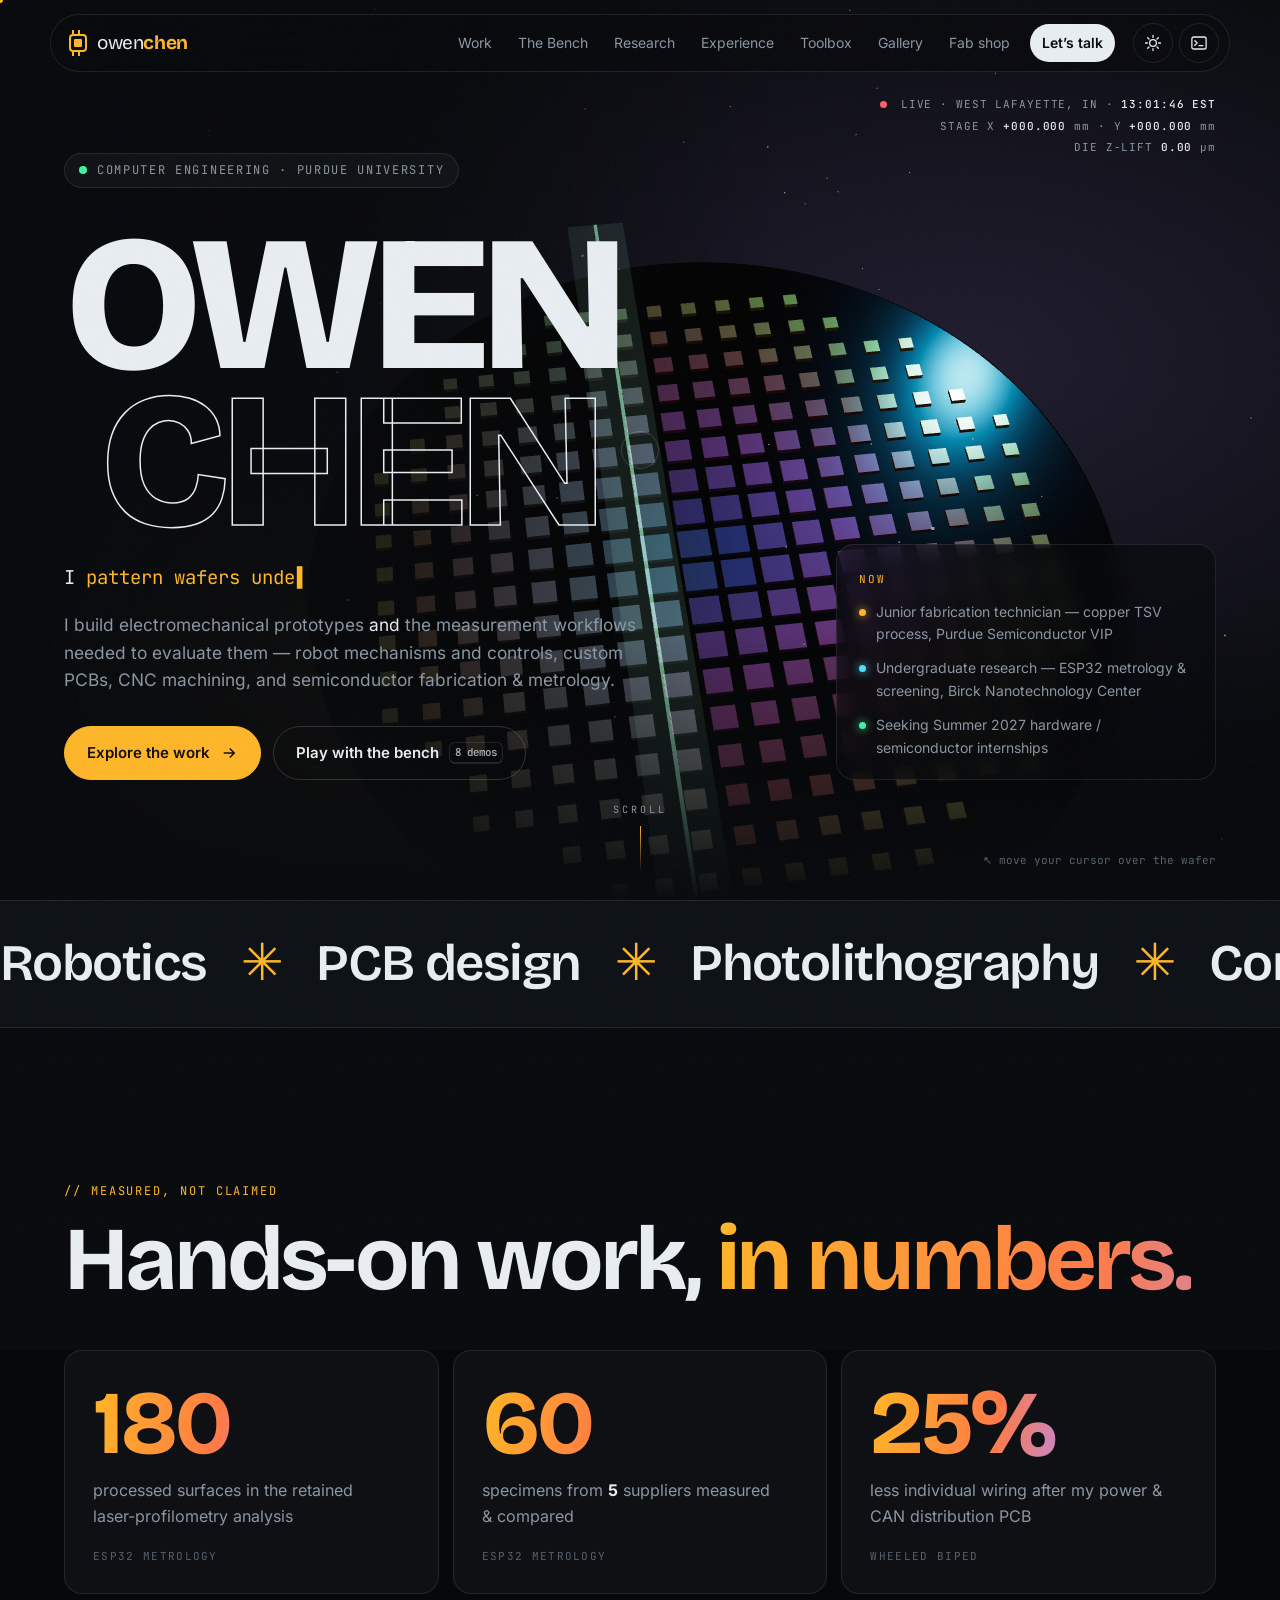
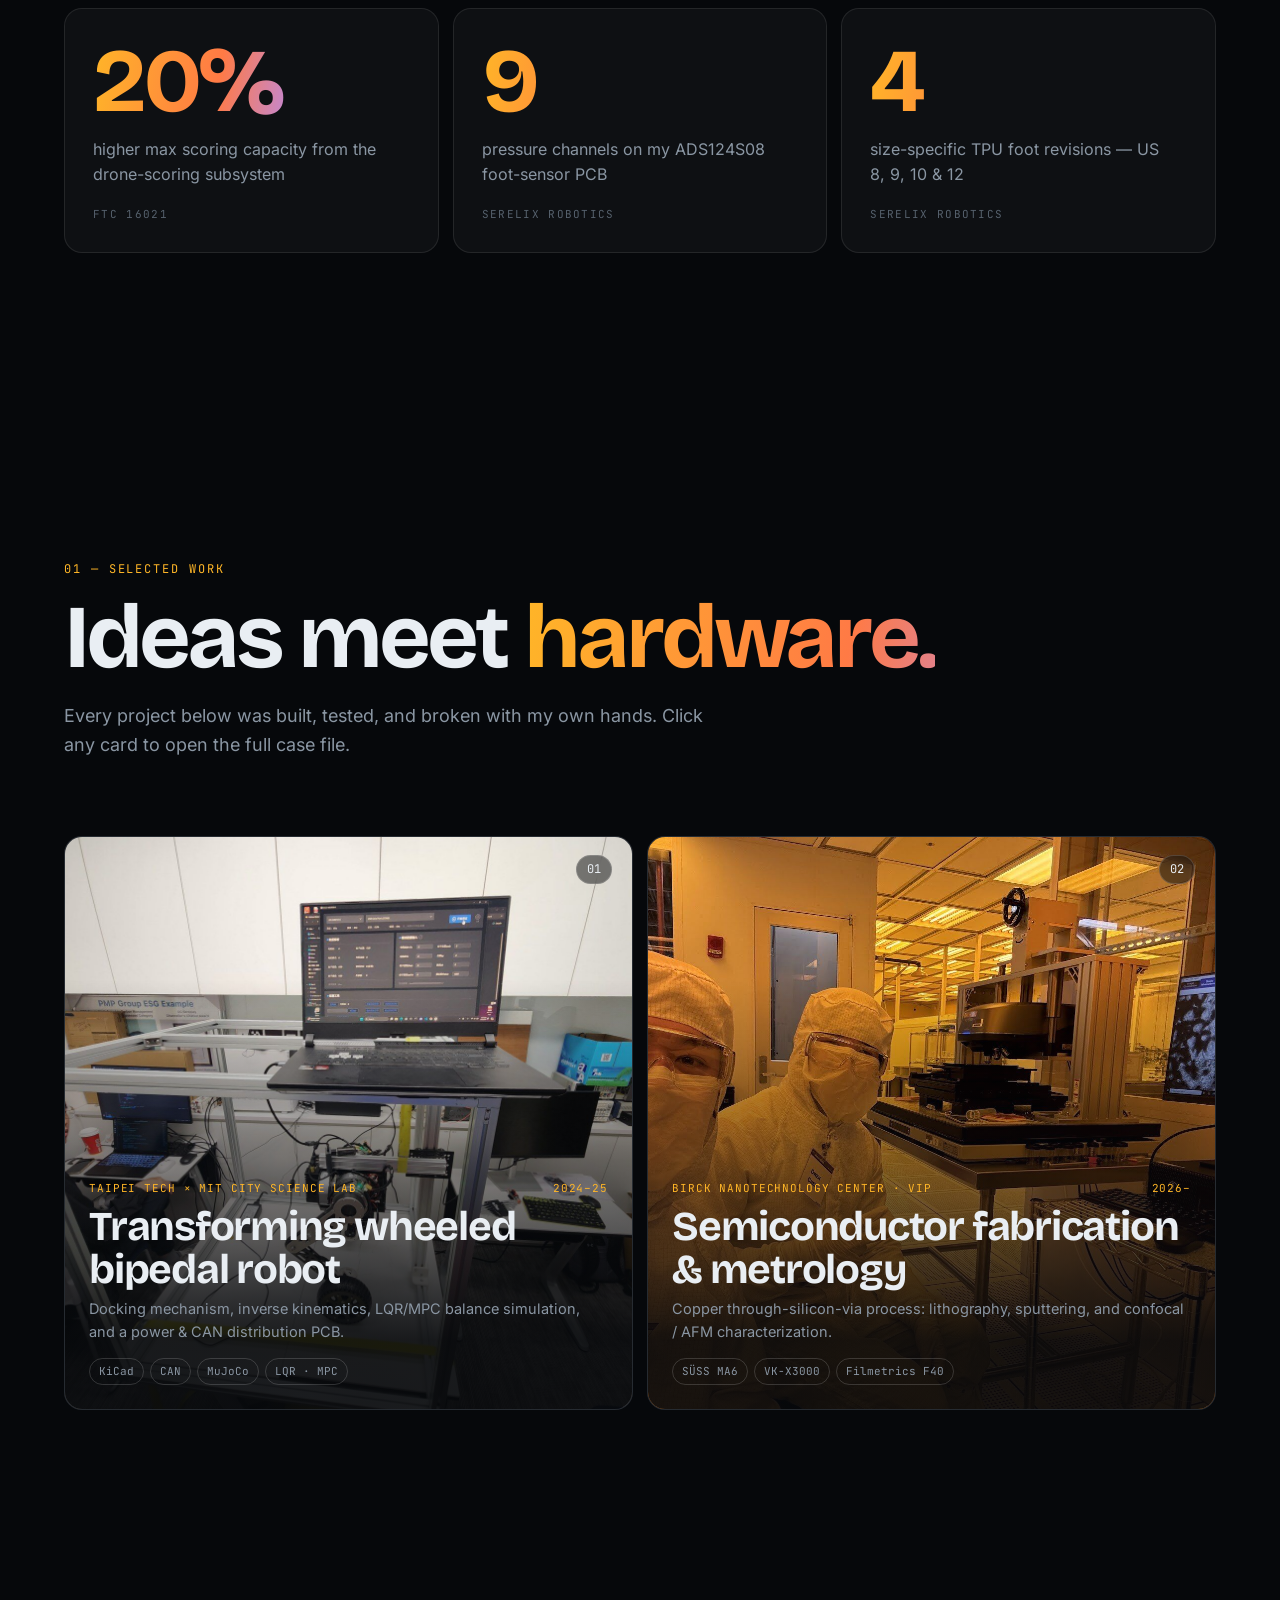
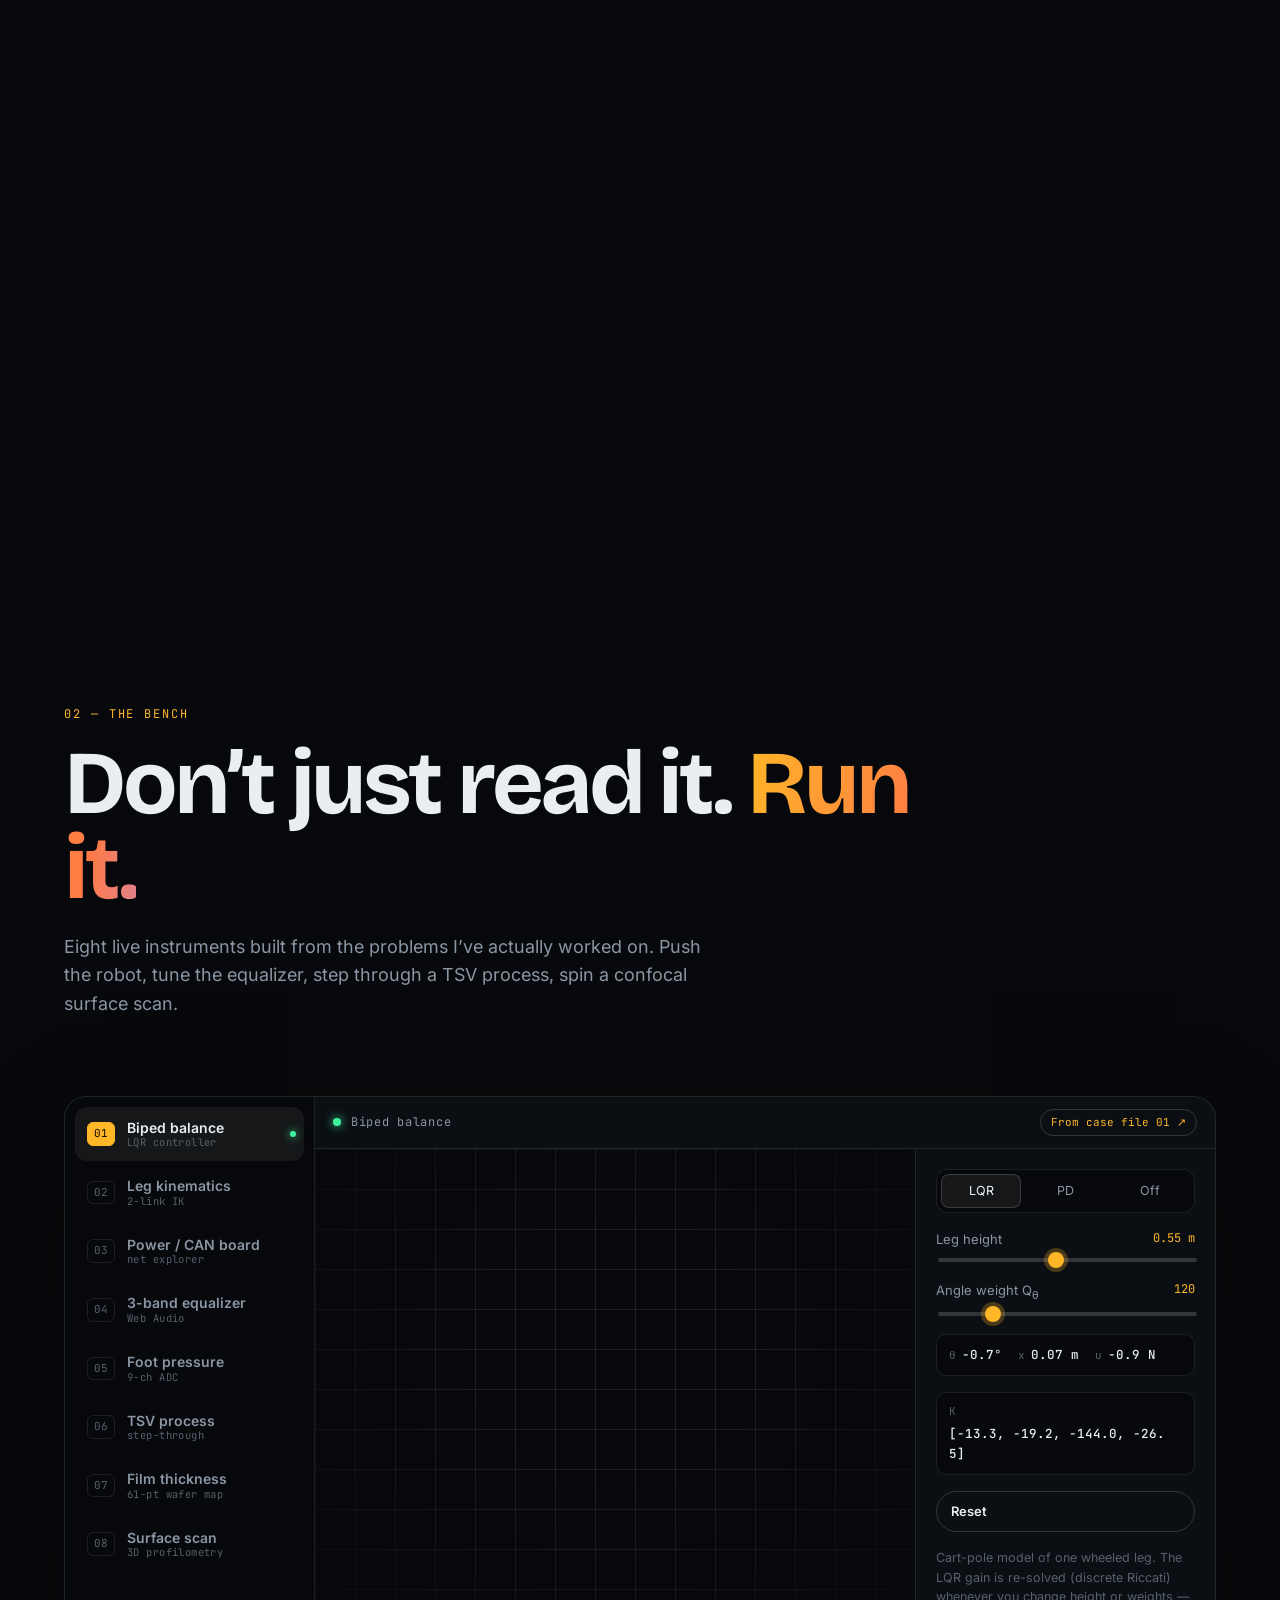
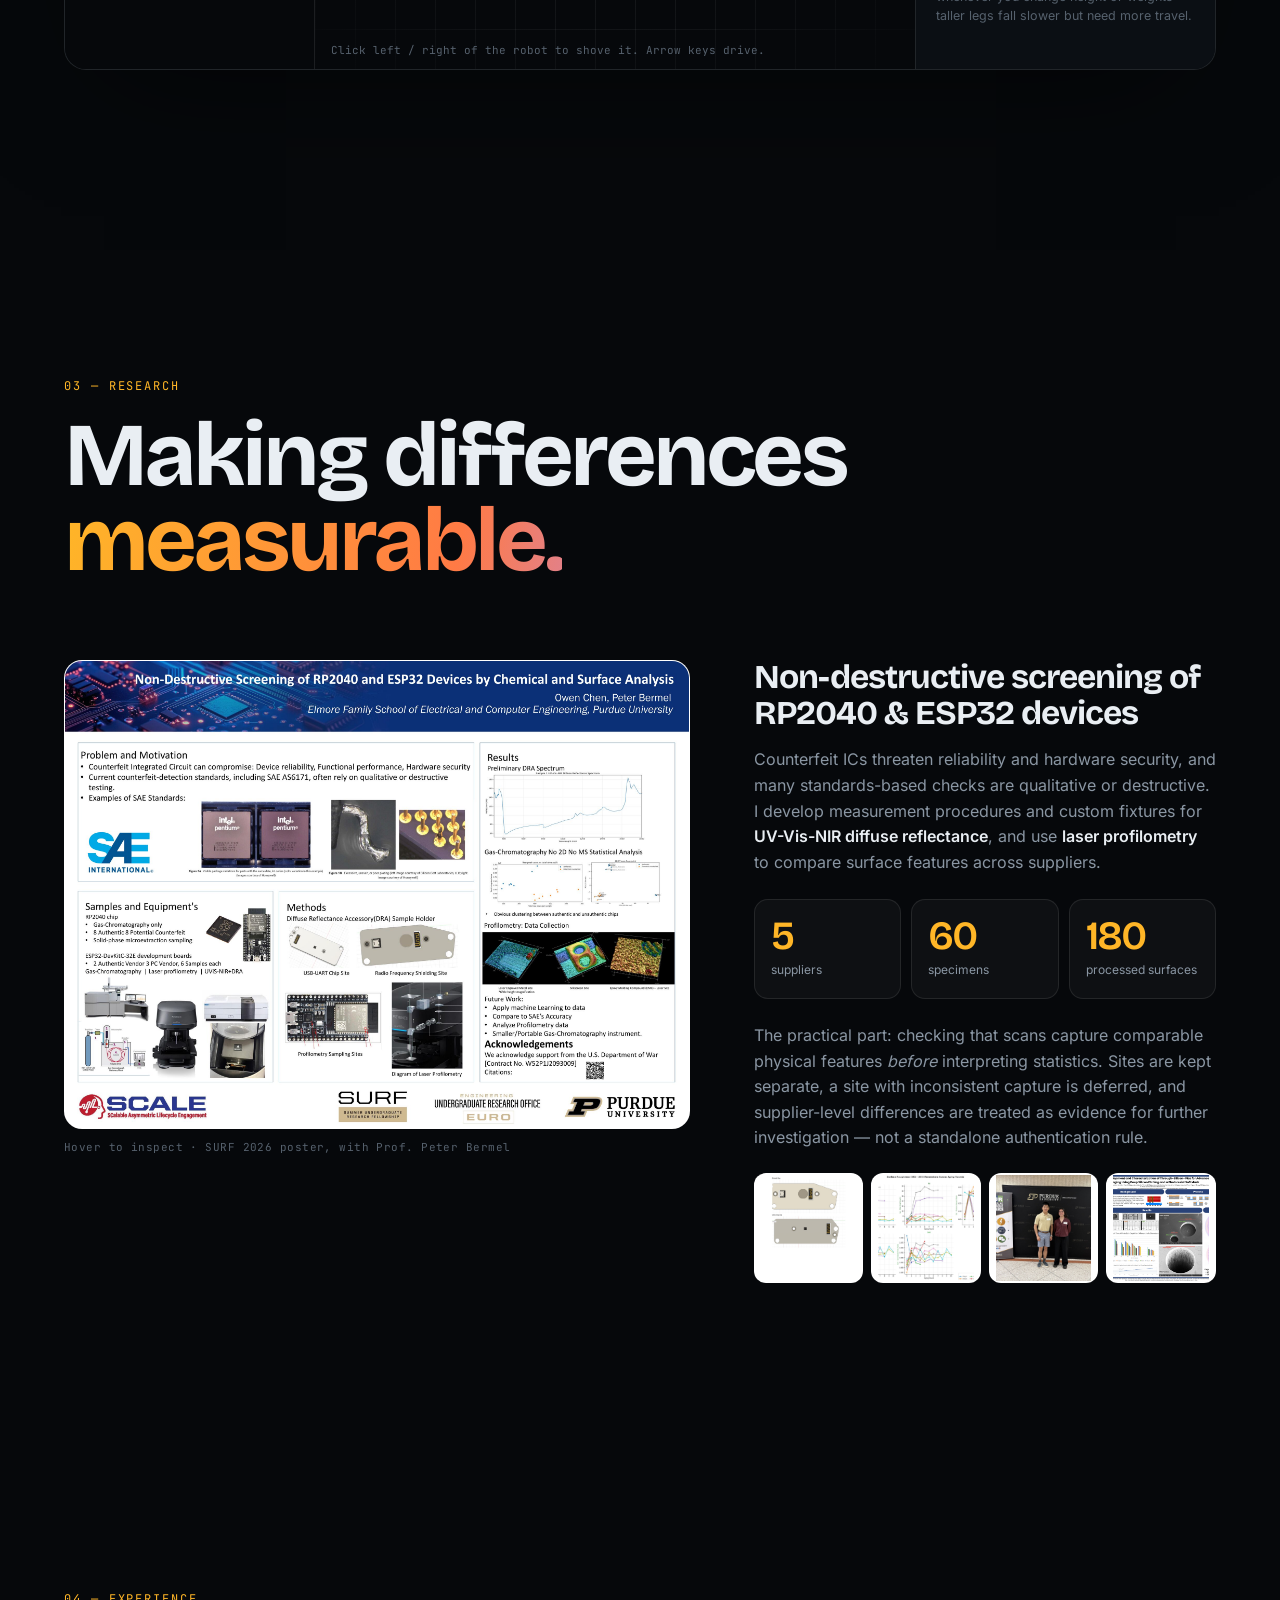
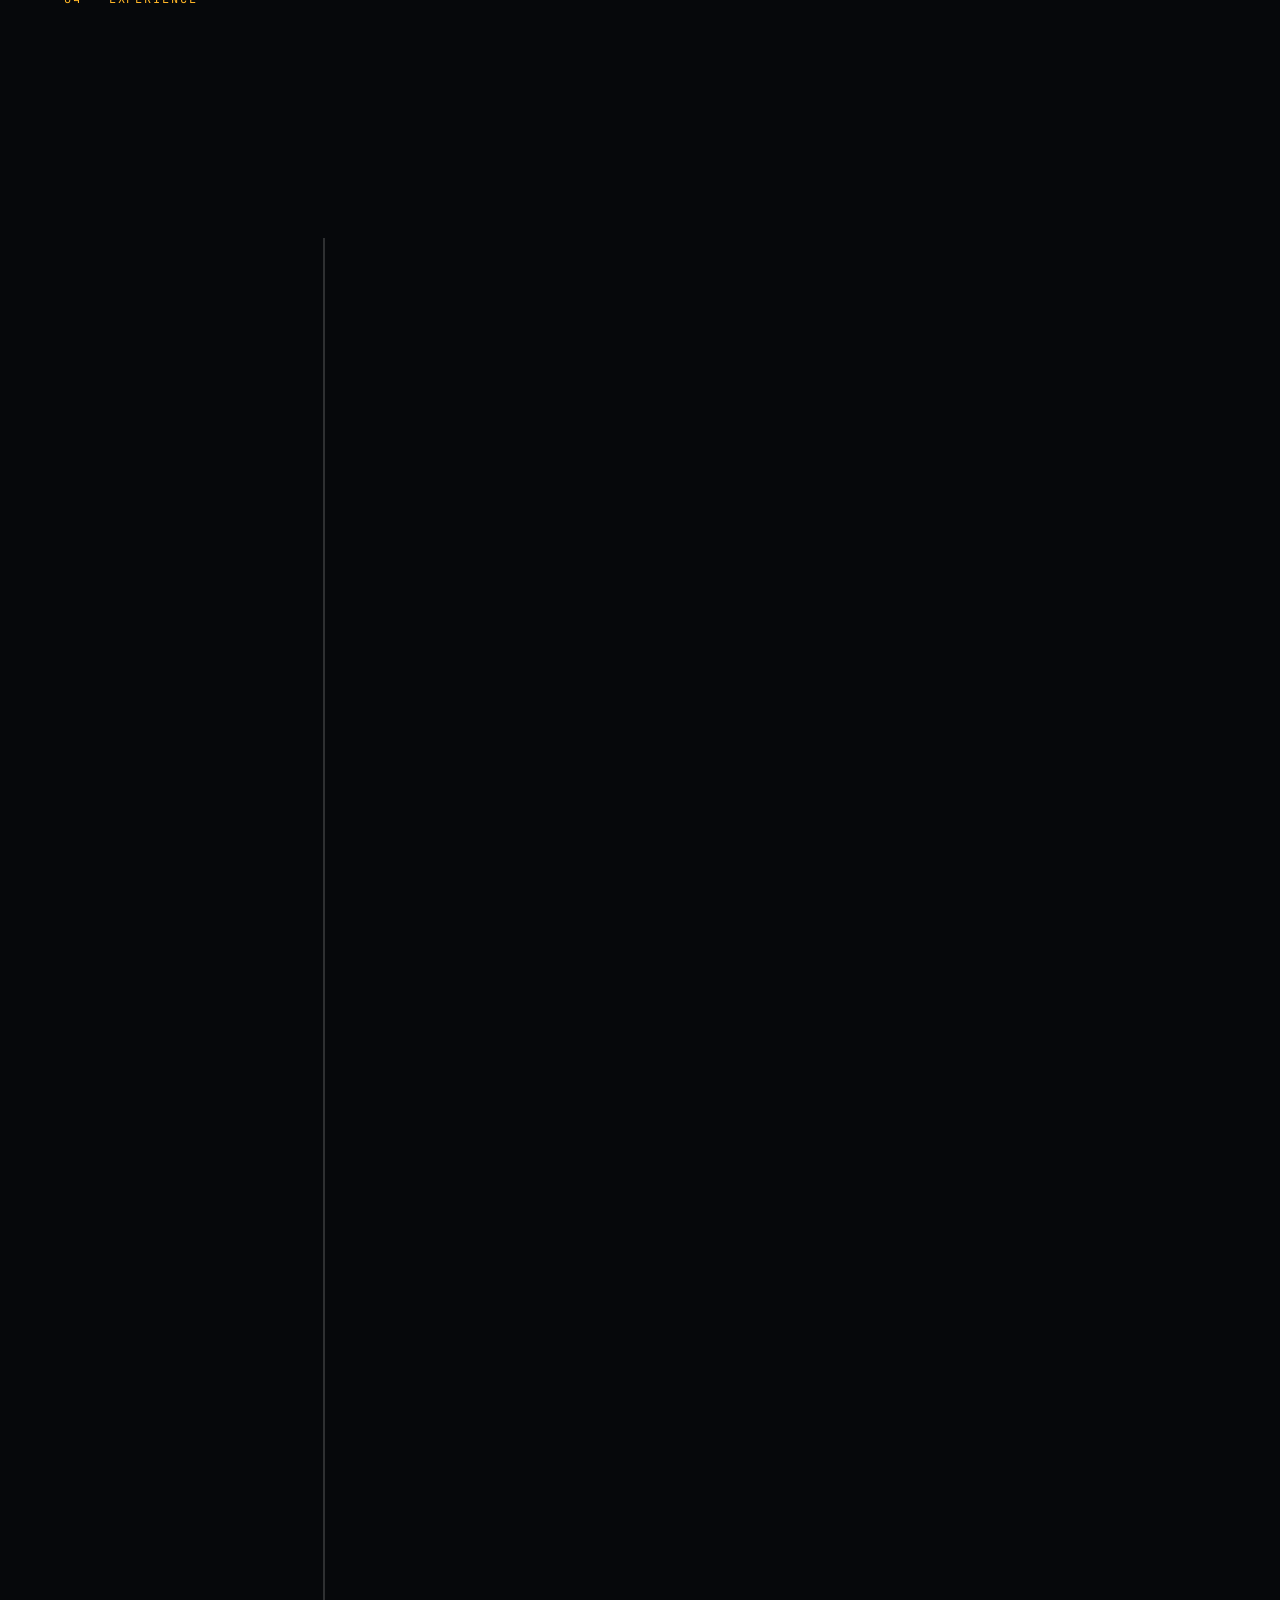
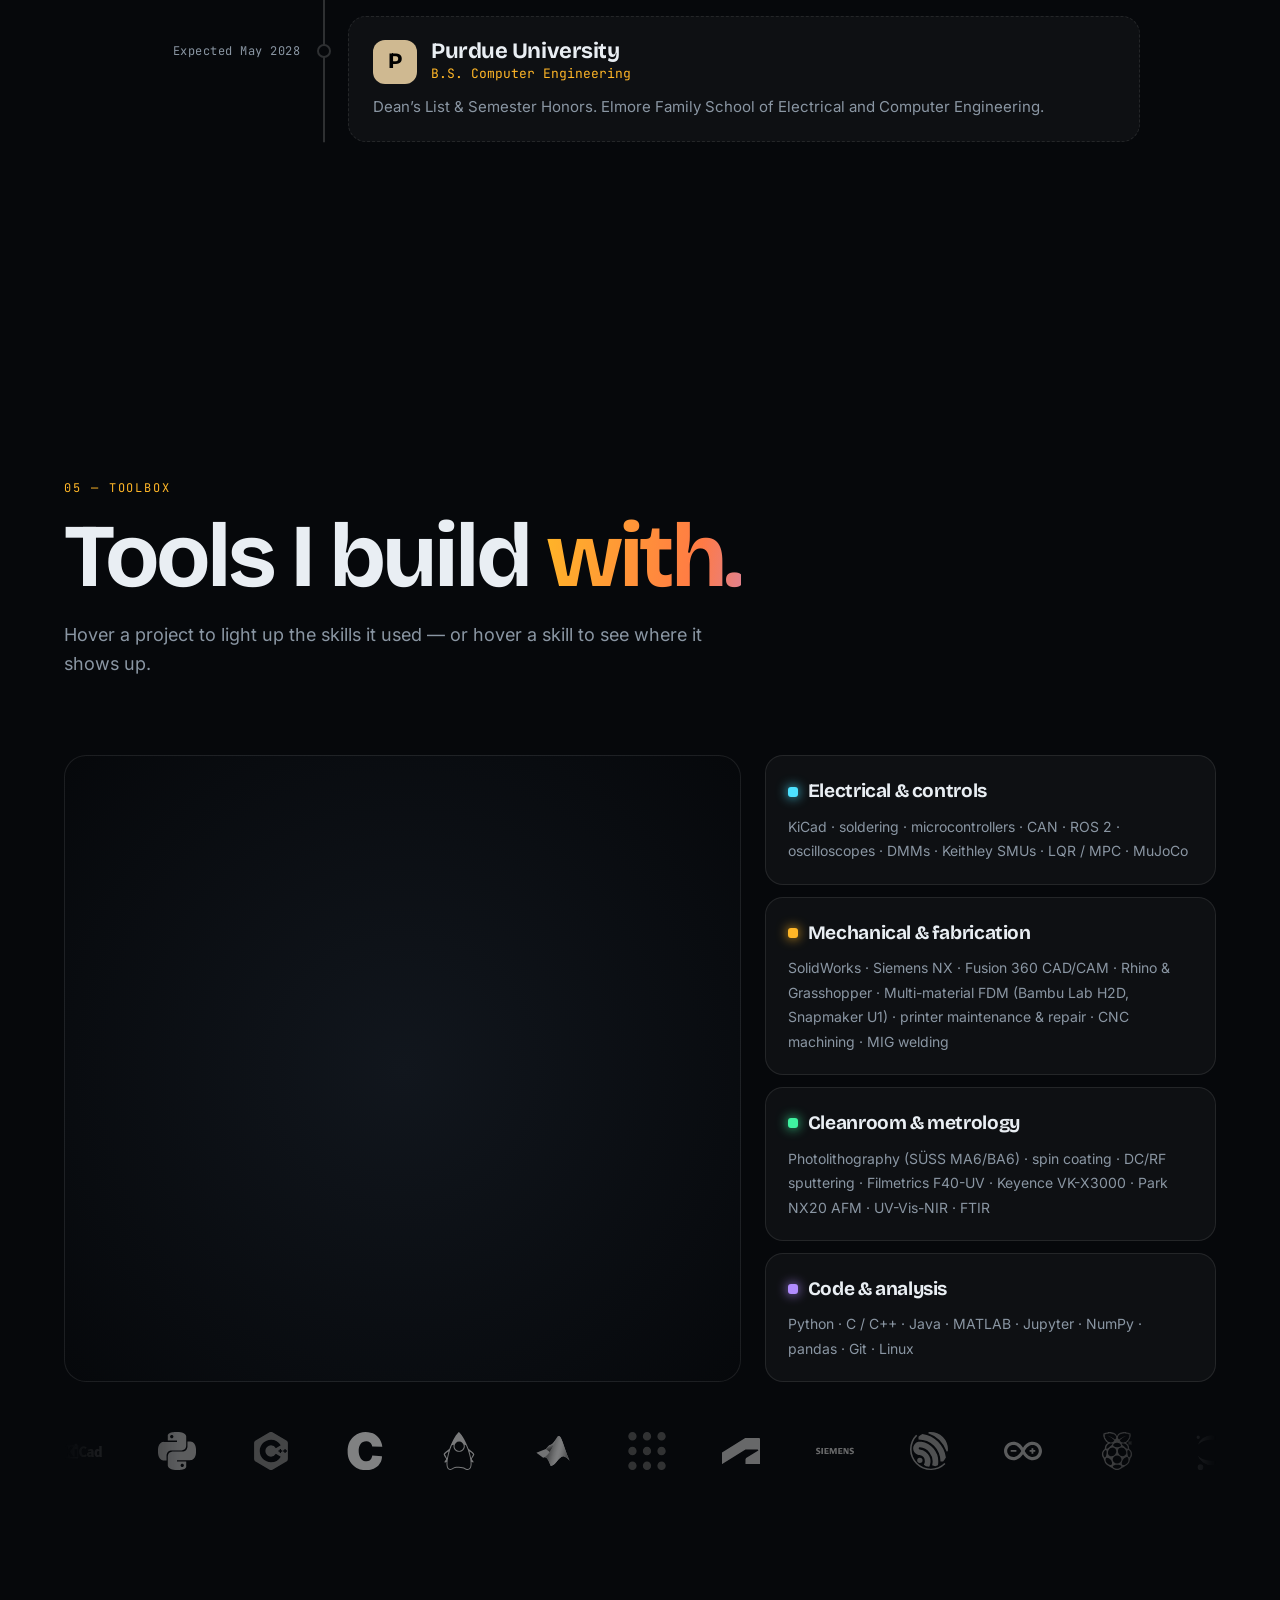
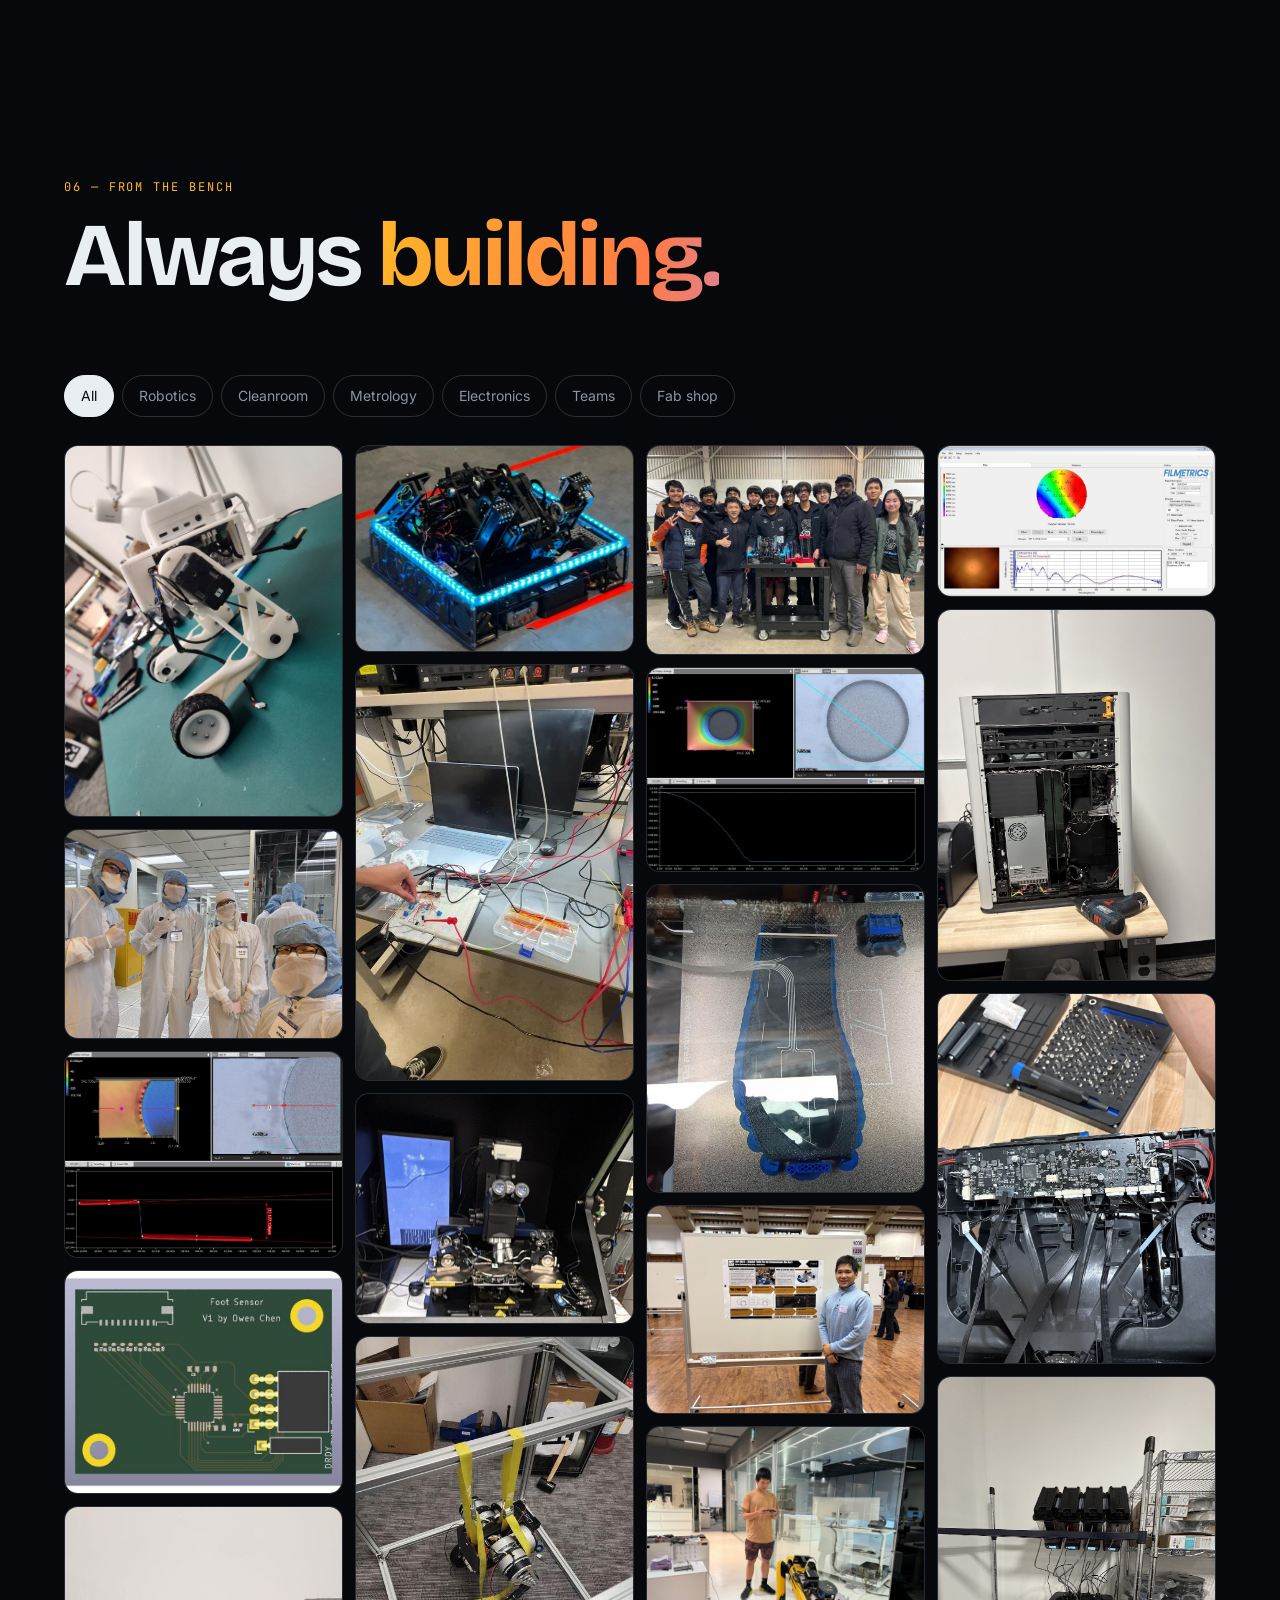
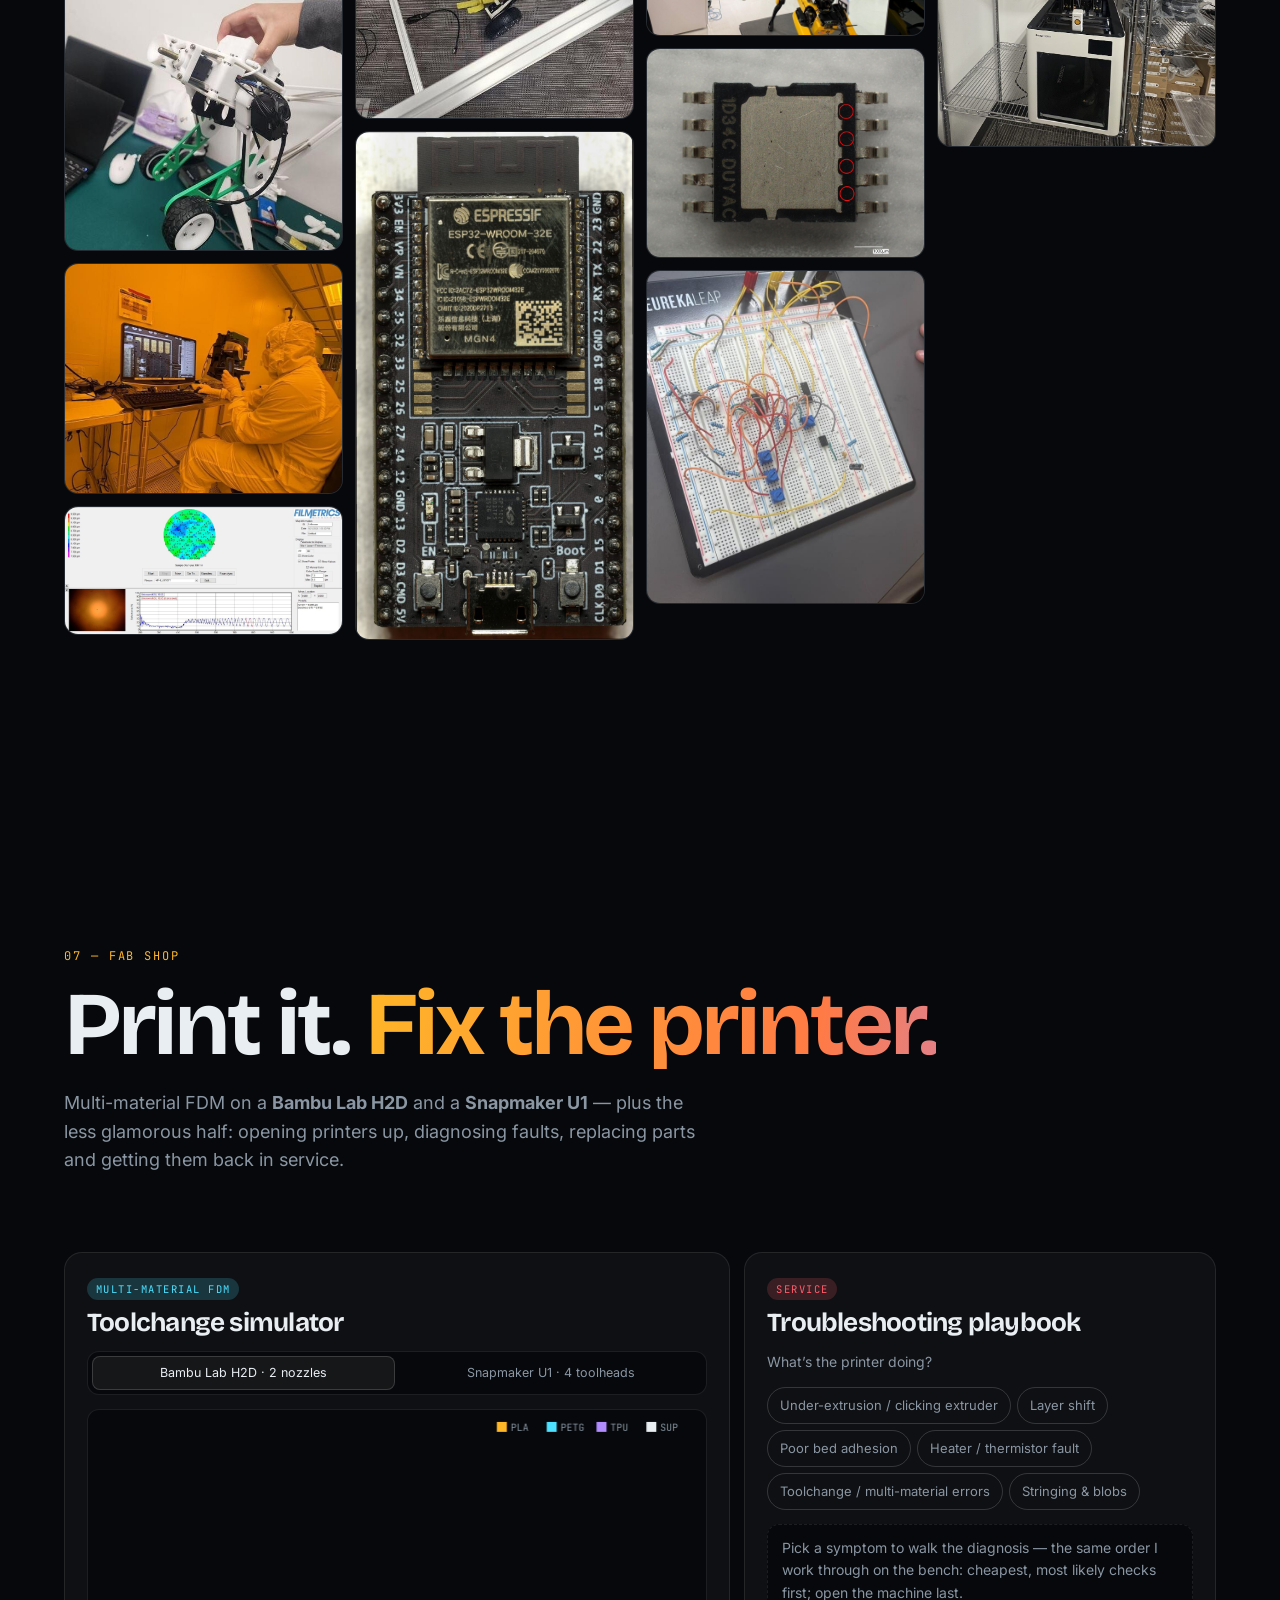
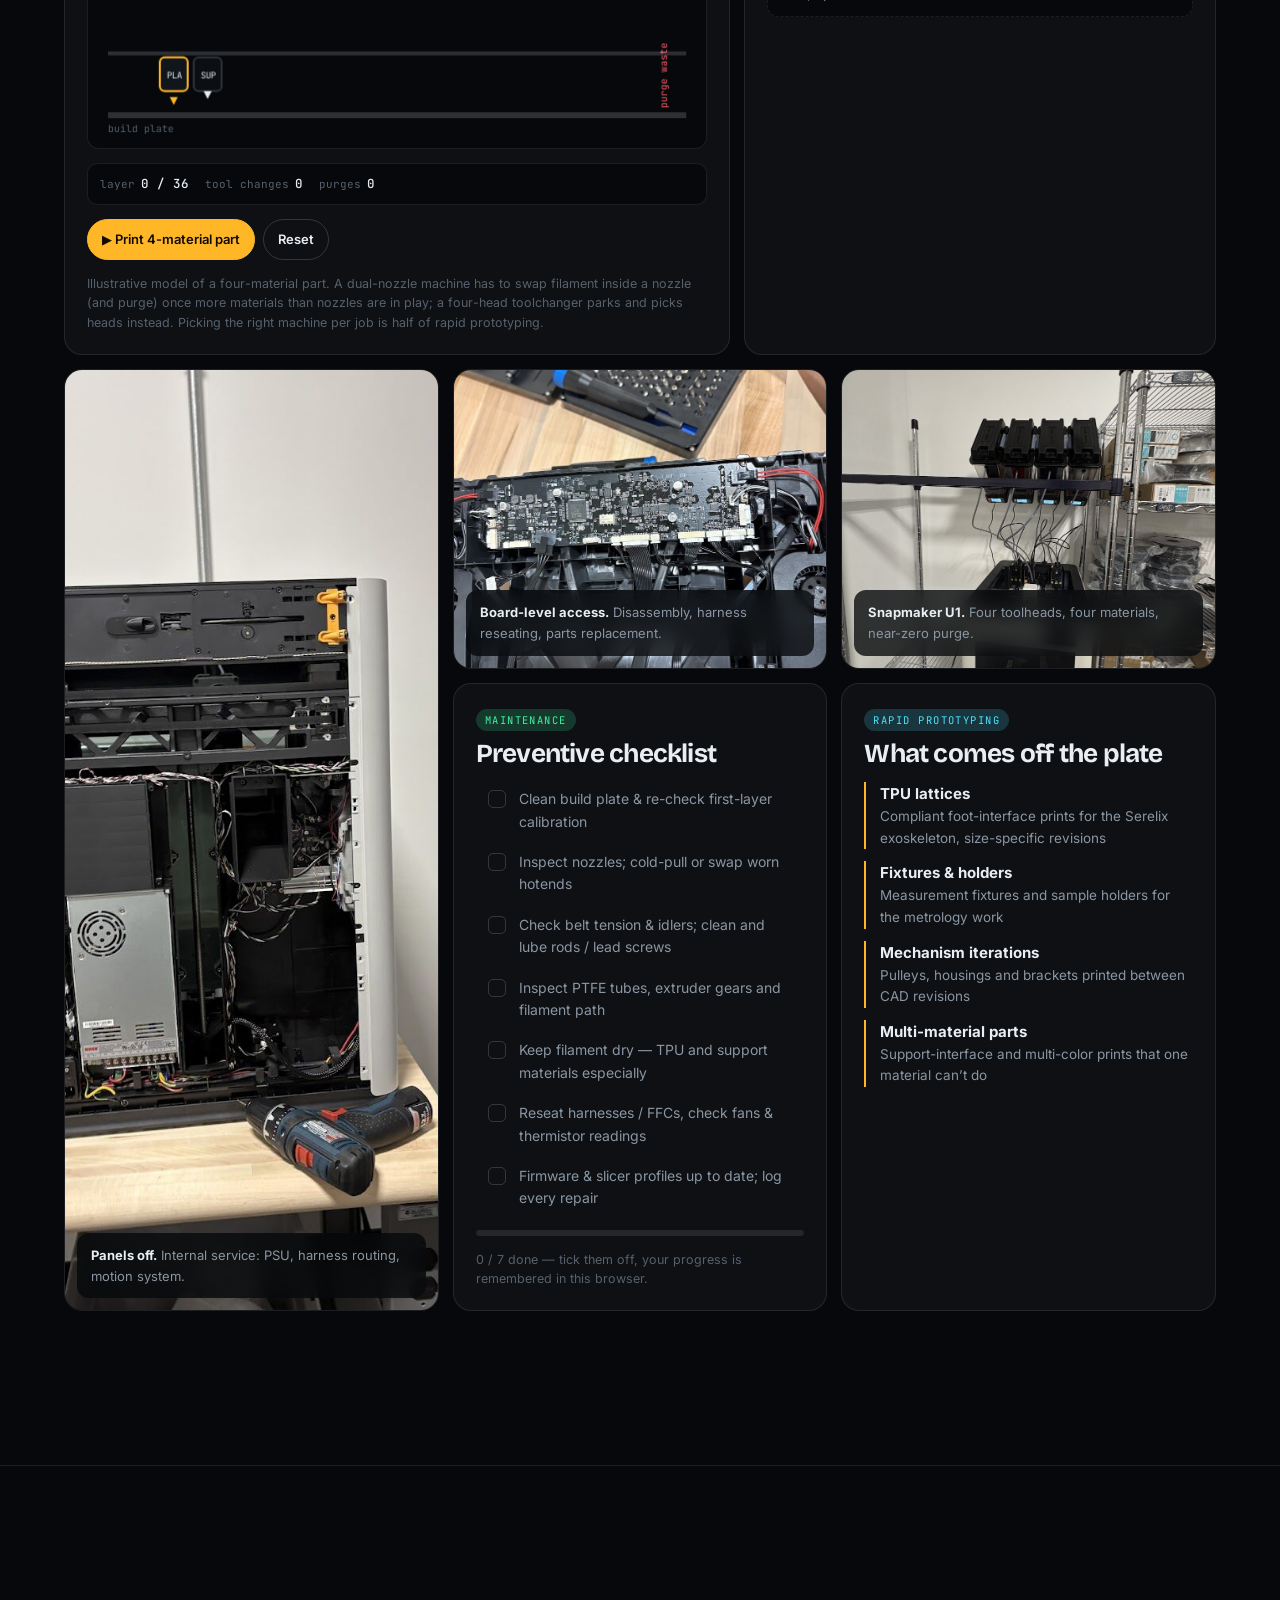
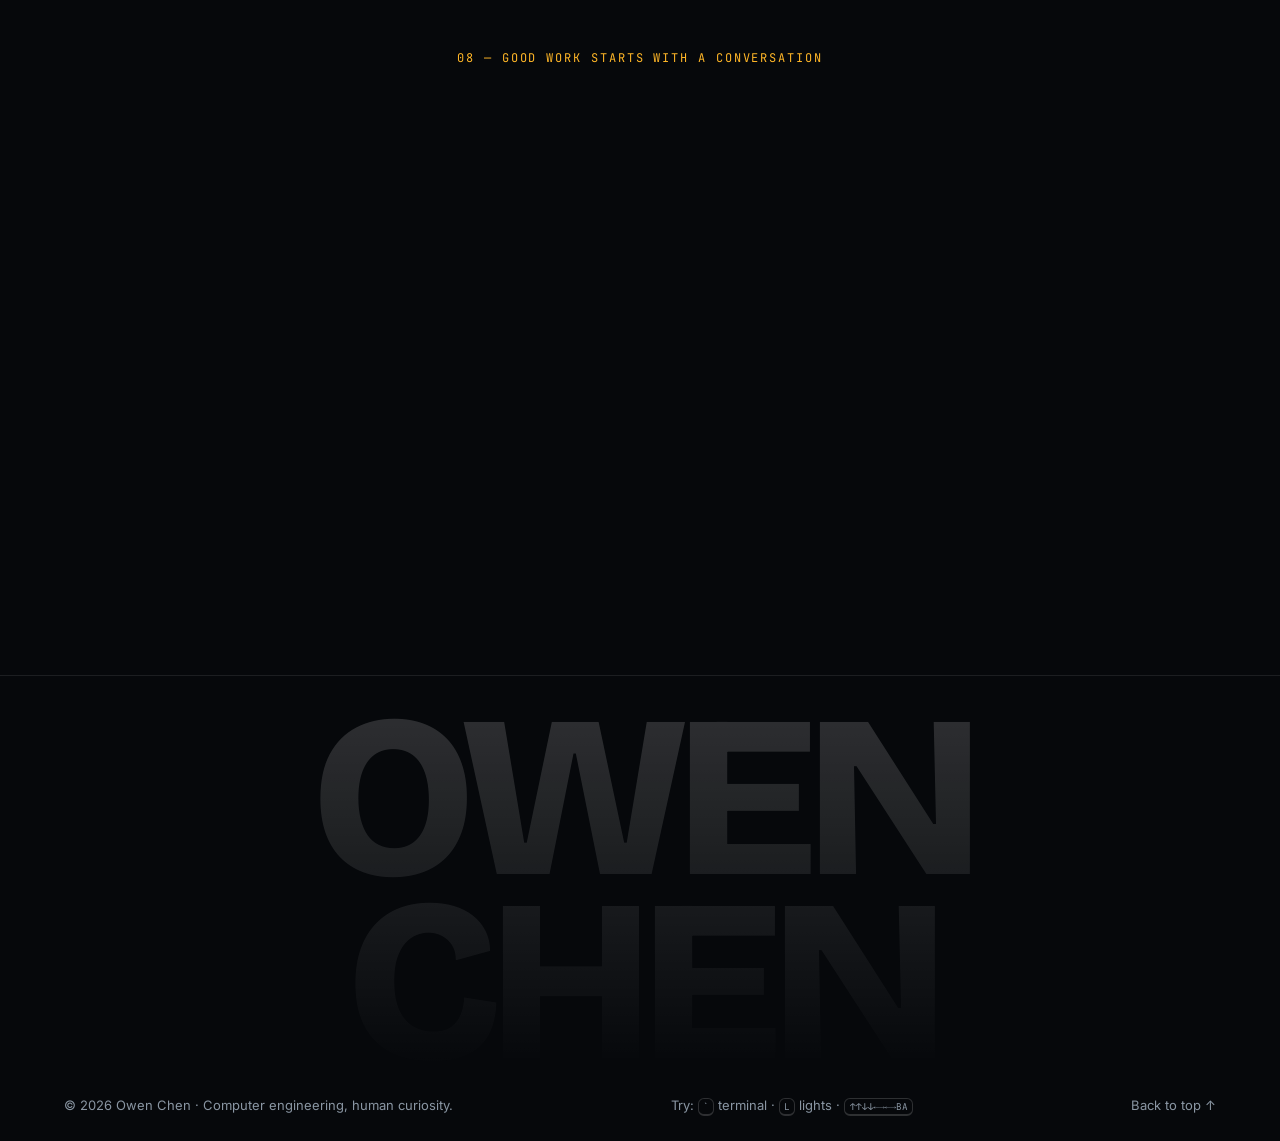
<file: index.html>
<!DOCTYPE html>
<html lang="en" data-theme="clean">
<head>
  <meta charset="utf-8">
  <meta name="viewport" content="width=device-width, initial-scale=1">
  <title>Owen Chen — Hardware, Robotics &amp; Semiconductor Engineering</title>
  <meta name="description" content="Owen Chen is a Purdue computer engineering student who builds electromechanical prototypes and the measurement workflows to evaluate them — wheeled bipedal robots, custom PCBs, CNC parts, and semiconductor fabrication and metrology.">
  <meta name="theme-color" content="#07090c">
  <meta property="og:title" content="Owen Chen — Engineering beyond the screen">
  <meta property="og:description" content="Robots, PCBs, cleanroom fabrication and metrology. Explore the interactive bench.">
  <meta property="og:image" content="https://owenc.me/assets/img/cleanroom-metrology.jpg">
  <meta property="og:url" content="https://owenc.me/">
  <link rel="icon" href="favicon.svg" type="image/svg+xml">
  <link rel="preload" href="assets/fonts/bricolage.woff2" as="font" type="font/woff2" crossorigin>
  <link rel="preload" href="assets/fonts/inter.woff2" as="font" type="font/woff2" crossorigin>
  <link rel="stylesheet" href="assets/css/style.css">
  <script type="importmap">{ "imports": { "three": "./assets/vendor/three/three.module.min.js", "three/addons/": "./assets/vendor/three/" } }</script>
</head>
<body>
<a class="skip" href="#work">Skip to content</a>

<!-- ============ BOOT SEQUENCE ============ -->
<div id="boot" aria-hidden="true">
  <div class="boot-inner">
    <div class="boot-logo"><span class="chip-glyph"></span> OWEN.CHEN / BENCH OS</div>
    <pre class="boot-log" id="boot-log"></pre>
    <div class="boot-bar"><i id="boot-fill"></i></div>
    <button class="boot-skip" id="boot-skip">press any key to skip ↵</button>
  </div>
</div>

<div class="cursor" aria-hidden="true"><div class="cursor-ring"><span class="cursor-label"></span></div><div class="cursor-dot"></div></div>
<div class="grain" aria-hidden="true"></div>
<div class="progress" aria-hidden="true"><svg viewBox="0 0 1000 12" preserveAspectRatio="none"><path id="progress-wave" d=""/></svg></div>

<!-- ============ NAV ============ -->
<header class="nav" id="nav">
  <a href="#home" class="brand magnetic" aria-label="Owen Chen — home">
    <span class="chip-glyph"></span><span class="brand-text">owen<b>chen</b></span>
  </a>
  <nav class="nav-links" id="nav-links" aria-label="Primary">
    <a href="#work" data-nav>Work</a>
    <a href="#bench" data-nav>The Bench</a>
    <a href="#research" data-nav>Research</a>
    <a href="#experience" data-nav>Experience</a>
    <a href="#toolbox" data-nav>Toolbox</a>
    <a href="#gallery" data-nav>Gallery</a>
    <a href="#shop" data-nav>Fab shop</a>
    <a href="#contact" data-nav class="nav-cta">Let’s talk</a>
  </nav>
  <div class="nav-tools">
    <button class="icon-btn magnetic" id="theme-toggle" aria-label="Toggle litho-room lighting" data-cursor="lights">
      <svg viewBox="0 0 24 24"><circle cx="12" cy="12" r="4.5"/><path d="M12 2v2.5M12 19.5V22M2 12h2.5M19.5 12H22M4.9 4.9l1.8 1.8M17.3 17.3l1.8 1.8M4.9 19.1l1.8-1.8M17.3 6.7l1.8-1.8"/></svg>
    </button>
    <button class="icon-btn magnetic" id="term-toggle" aria-label="Open terminal (press ` key)" data-cursor="shell">
      <svg viewBox="0 0 24 24"><rect x="2.5" y="4" width="19" height="16" rx="2.5"/><path d="M6.5 9l3 3-3 3M12 15.5h5"/></svg>
    </button>
    <button class="icon-btn burger" id="burger" aria-label="Menu" aria-expanded="false"><span></span><span></span></button>
  </div>
</header>

<!-- section HUD -->
<div class="hud" aria-hidden="true">
  <span class="hud-idx" id="hud-idx">00</span><span class="hud-line"></span><span class="hud-name" id="hud-name">HOME</span>
</div>

<main>
<!-- ============ HERO ============ -->
<section id="home" class="hero" data-section="Home">
  <canvas id="hero-canvas" aria-hidden="true"></canvas>
  <div class="hero-vignette" aria-hidden="true"></div>

  <div class="hero-hud tr" aria-hidden="true">
    <span class="rec"><i></i> LIVE · WEST LAFAYETTE, IN · <b id="clock">--:--:--</b></span>
    <span>STAGE&nbsp;X <b id="stage-x">+000.000</b> mm · Y <b id="stage-y">+000.000</b> mm</span>
    <span>DIE Z-LIFT <b id="stage-z">0.00</b> µm</span>
  </div>

  <div class="hero-copy">
    <p class="eyebrow reveal"><span class="pulse"></span> Computer Engineering · Purdue University</p>
    <h1 class="hero-title" aria-label="Owen Chen">
      <span class="line"><span class="scramble" data-text="OWEN">OWEN</span></span>
      <span class="line outline"><span class="scramble" data-text="CHEN">CHEN</span></span>
    </h1>
    <p class="hero-role reveal">I <span id="role" class="role">build wheeled bipedal robots</span><span class="caret">▍</span></p>
    <p class="hero-lede reveal">I build electromechanical prototypes <em>and</em> the measurement workflows needed to evaluate them — robot mechanisms and controls, custom PCBs, CNC machining, and semiconductor fabrication &amp; metrology.</p>
    <div class="hero-ctas reveal">
      <a href="#work" class="btn btn-primary magnetic" data-cursor="view"><span>Explore the work</span><svg viewBox="0 0 24 24"><path d="M5 12h14M13 6l6 6-6 6"/></svg></a>
      <a href="#bench" class="btn btn-ghost magnetic" data-cursor="play"><span>Play with the bench</span><kbd>8 demos</kbd></a>
    </div>
  </div>

  <div class="hero-side reveal" aria-label="Currently">
    <div class="now-card">
      <span class="now-tag">NOW</span>
      <ul>
        <li><i style="--c:var(--accent)"></i>Junior fabrication technician — copper TSV process, Purdue Semiconductor VIP</li>
        <li><i style="--c:var(--accent2)"></i>Undergraduate research — ESP32 metrology &amp; screening, Birck Nanotechnology Center</li>
        <li><i style="--c:var(--ok)"></i>Seeking Summer 2027 hardware / semiconductor internships</li>
      </ul>
    </div>
  </div>

  <a href="#numbers" class="scroll-cue" aria-label="Scroll down"><span>SCROLL</span><i></i></a>
  <p class="hero-hint" aria-hidden="true">↖ move your cursor over the wafer</p>
</section>

<!-- ============ MARQUEE ============ -->
<section class="marquee" aria-label="Disciplines">
  <div class="marquee-track">
    <span>Robotics</span><b>✳</b><span>PCB design</span><b>✳</b><span>Photolithography</span><b>✳</b><span>Controls · LQR / MPC</span><b>✳</b><span>CNC machining</span><b>✳</b><span>Confocal metrology</span><b>✳</b><span>Embedded systems</span><b>✳</b><span>Analog circuits</span><b>✳</b>
    <span>Robotics</span><b>✳</b><span>PCB design</span><b>✳</b><span>Photolithography</span><b>✳</b><span>Controls · LQR / MPC</span><b>✳</b><span>CNC machining</span><b>✳</b><span>Confocal metrology</span><b>✳</b><span>Embedded systems</span><b>✳</b><span>Analog circuits</span><b>✳</b>
  </div>
</section>

<!-- ============ NUMBERS ============ -->
<section id="numbers" class="numbers section" data-section="By the numbers">
  <div class="numbers-head">
    <p class="kicker">// measured, not claimed</p>
    <h2 class="h2 reveal">Hands-on work, <span class="grad">in numbers.</span></h2>
  </div>
  <div class="stat-grid">
    <div class="stat reveal" data-tilt><span class="stat-num" data-count="180">0</span><span class="stat-label">processed surfaces in the retained laser-profilometry analysis</span><span class="stat-src">ESP32 metrology</span></div>
    <div class="stat reveal" data-tilt><span class="stat-num" data-count="60">0</span><span class="stat-label">specimens from <b data-count="5">0</b> suppliers measured &amp; compared</span><span class="stat-src">ESP32 metrology</span></div>
    <div class="stat reveal" data-tilt><span class="stat-num"><span data-count="25">0</span>%</span><span class="stat-label">less individual wiring after my power &amp; CAN distribution PCB</span><span class="stat-src">Wheeled biped</span></div>
    <div class="stat reveal" data-tilt><span class="stat-num"><span data-count="20">0</span>%</span><span class="stat-label">higher max scoring capacity from the drone-scoring subsystem</span><span class="stat-src">FTC 16021</span></div>
    <div class="stat reveal" data-tilt><span class="stat-num" data-count="9">0</span><span class="stat-label">pressure channels on my ADS124S08 foot-sensor PCB</span><span class="stat-src">Serelix Robotics</span></div>
    <div class="stat reveal" data-tilt><span class="stat-num" data-count="4">0</span><span class="stat-label">size-specific TPU foot revisions — US 8, 9, 10 &amp; 12</span><span class="stat-src">Serelix Robotics</span></div>
  </div>
</section>

<!-- ============ WORK ============ -->
<section id="work" class="work section" data-section="Selected work">
  <div class="section-head">
    <p class="kicker">01 — Selected work</p>
    <h2 class="h2 reveal">Ideas meet <span class="grad">hardware.</span></h2>
    <p class="section-lede reveal">Every project below was built, tested, and broken with my own hands. Click any card to open the full case file.</p>
  </div>

  <div class="bento">
    <article class="card card-xl reveal" data-project="biped" data-tilt tabindex="0" data-cursor="open">
      <div class="card-media"><img src="assets/img/robot-fullscale.jpg" alt="Full-scale wheeled bipedal robot in its aluminum support frame with a laptop running controls" loading="lazy"></div>
      <div class="card-body">
        <div class="card-meta"><span>Taipei Tech × MIT City Science Lab</span><span>2024–25</span></div>
        <h3>Transforming wheeled bipedal robot</h3>
        <p>Docking mechanism, inverse kinematics, LQR/MPC balance simulation, and a power &amp; CAN distribution PCB.</p>
        <ul class="tags"><li>KiCad</li><li>CAN</li><li>MuJoCo</li><li>LQR · MPC</li></ul>
      </div>
      <span class="card-num">01</span>
    </article>

    <article class="card card-tall reveal" data-project="fab" data-tilt tabindex="0" data-cursor="open">
      <div class="card-media"><img src="assets/img/cleanroom-metrology.jpg" alt="Owen in a cleanroom bunny suit under yellow lithography lighting next to a confocal microscope" loading="lazy"></div>
      <div class="card-body">
        <div class="card-meta"><span>Birck Nanotechnology Center · VIP</span><span>2026–</span></div>
        <h3>Semiconductor fabrication &amp; metrology</h3>
        <p>Copper through-silicon-via process: lithography, sputtering, and confocal / AFM characterization.</p>
        <ul class="tags"><li>SÜSS MA6</li><li>VK-X3000</li><li>Filmetrics F40</li></ul>
      </div>
      <span class="card-num">02</span>
    </article>

    <article class="card card-wide reveal" data-project="esp32" data-tilt tabindex="0" data-cursor="open">
      <div class="card-media"><img src="assets/img/esp32-devkit.jpg" alt="Macro photo of an ESP32-DevKitC development board" loading="lazy"></div>
      <div class="card-body">
        <div class="card-meta"><span>Birck · SURF 2026</span><span>2026</span></div>
        <h3>ESP32 measurement workflow</h3>
        <p>Custom fixtures, UV-Vis-NIR diffuse reflectance, and laser profilometry across 5 suppliers.</p>
        <ul class="tags"><li>Profilometry</li><li>UV-Vis-NIR</li><li>Python</li></ul>
      </div>
      <span class="card-num">03</span>
    </article>

    <article class="card reveal" data-project="foot" data-tilt tabindex="0" data-cursor="open">
      <div class="card-media"><img src="assets/img/foot-pcb-render.jpg" alt="KiCad 3D render of the Foot Sensor V1 PCB" loading="lazy"></div>
      <div class="card-body">
        <div class="card-meta"><span>Serelix Robotics</span><span>2025</span></div>
        <h3>Pressure-sensing foot interface</h3>
        <ul class="tags"><li>Rhino + Grasshopper</li><li>ADS124S08</li></ul>
      </div>
      <span class="card-num">04</span>
    </article>

    <article class="card reveal" data-project="eq" data-tilt tabindex="0" data-cursor="open">
      <div class="card-media"><img src="assets/img/eq-board-top.jpg" alt="Three-band audio equalizer built on a solderless breadboard" loading="lazy"></div>
      <div class="card-body">
        <div class="card-meta"><span>Purdue ECE 2k7</span><span>2026</span></div>
        <h3>3-band analog audio equalizer</h3>
        <ul class="tags"><li>Op-amps</li><li>Active filters</li></ul>
      </div>
      <span class="card-num">05</span>
    </article>

    <article class="card reveal" data-project="ftc" data-tilt tabindex="0" data-cursor="open">
      <div class="card-media"><img src="assets/img/ftc-robot-16021.jpg" alt="FTC team 16021 competition robot with blue anodized parts" loading="lazy"></div>
      <div class="card-body">
        <div class="card-meta"><span>Techno Maniacs · FTC 16021</span><span>2022–25</span></div>
        <h3>Drone scoring &amp; CNC parts</h3>
        <ul class="tags"><li>Java</li><li>Fusion 360 CAM</li></ul>
      </div>
      <span class="card-num">06</span>
    </article>

    <article class="card reveal" data-project="mosfet" data-tilt tabindex="0" data-cursor="open">
      <div class="card-media"><img src="assets/img/mosfet-package.jpg" alt="Optical micrograph of a power MOSFET package with marked inspection sites" loading="lazy"></div>
      <div class="card-body">
        <div class="card-meta"><span>Purdue research</span><span>2026</span></div>
        <h3>Power MOSFET HTGB aging</h3>
        <ul class="tags"><li>AEC-Q101</li><li>Keithley SMU</li></ul>
      </div>
      <span class="card-num">07</span>
    </article>

    <article class="card reveal" data-project="motor" data-tilt tabindex="0" data-cursor="open">
      <div class="card-media"><img src="assets/img/vip-ares-team.jpg" alt="Owen and teammates presenting the VIP ARES digital-twin poster" loading="lazy"></div>
      <div class="card-body">
        <div class="card-meta"><span>Purdue FSAE · VIP ARES</span><span>2025–</span></div>
        <h3>Motorsports &amp; autonomy</h3>
        <ul class="tags"><li>ECU validation</li><li>Vehicle wiring</li></ul>
      </div>
      <span class="card-num">08</span>
    </article>
  </div>
</section>

<!-- ============ THE BENCH ============ -->
<section id="bench" class="bench section" data-section="The bench">
  <div class="section-head">
    <p class="kicker">02 — The bench</p>
    <h2 class="h2 reveal">Don’t just read it. <span class="grad">Run it.</span></h2>
    <p class="section-lede reveal">Eight live instruments built from the problems I’ve actually worked on. Push the robot, tune the equalizer, step through a TSV process, spin a confocal surface scan.</p>
  </div>

  <div class="console reveal">
    <div class="console-tabs" role="tablist" aria-label="Instruments">
      <button role="tab" class="tab" data-inst="balance" aria-selected="true"><i>01</i><span>Biped balance<small>LQR controller</small></span></button>
      <button role="tab" class="tab" data-inst="ik"><i>02</i><span>Leg kinematics<small>2-link IK</small></span></button>
      <button role="tab" class="tab" data-inst="pcb"><i>03</i><span>Power / CAN board<small>net explorer</small></span></button>
      <button role="tab" class="tab" data-inst="eq"><i>04</i><span>3-band equalizer<small>Web Audio</small></span></button>
      <button role="tab" class="tab" data-inst="foot"><i>05</i><span>Foot pressure<small>9-ch ADC</small></span></button>
      <button role="tab" class="tab" data-inst="tsv"><i>06</i><span>TSV process<small>step-through</small></span></button>
      <button role="tab" class="tab" data-inst="film"><i>07</i><span>Film thickness<small>61-pt wafer map</small></span></button>
      <button role="tab" class="tab" data-inst="profilo"><i>08</i><span>Surface scan<small>3D profilometry</small></span></button>
    </div>

    <div class="console-stage">
      <div class="stage-bar">
        <span class="led"></span><span id="inst-title">Biped balance</span>
        <span class="stage-spacer"></span>
        <span class="stage-link" id="inst-link"></span>
      </div>

      <!-- 01 balance -->
      <div class="inst active" data-panel="balance">
        <div class="inst-view"><canvas id="c-balance" data-cursor="push"></canvas>
          <p class="inst-hint">Click left / right of the robot to shove it. Arrow keys drive.</p></div>
        <div class="inst-ctrl">
          <div class="seg" id="bal-mode"><button data-v="lqr" class="on">LQR</button><button data-v="pd">PD</button><button data-v="off">Off</button></div>
          <label class="slider">Leg height <output id="bal-h-o">0.55 m</output><input id="bal-h" type="range" min="0.30" max="0.85" step="0.01" value="0.55"></label>
          <label class="slider">Angle weight Q<sub>θ</sub> <output id="bal-q-o">120</output><input id="bal-q" type="range" min="5" max="600" step="5" value="120"></label>
          <div class="readout"><span>θ</span><b id="bal-theta">0.0°</b><span>x</span><b id="bal-x">0.00 m</b><span>u</span><b id="bal-u">0.0 N</b></div>
          <div class="readout k"><span>K</span><b id="bal-k">—</b></div>
          <button class="btn btn-small" id="bal-reset">Reset</button>
          <p class="inst-note">Cart-pole model of one wheeled leg. The LQR gain is re-solved (discrete Riccati) whenever you change height or weights — taller legs fall slower but need more travel.</p>
        </div>
      </div>

      <!-- 02 ik -->
      <div class="inst" data-panel="ik">
        <div class="inst-view"><canvas id="c-ik" data-cursor="drag"></canvas>
          <p class="inst-hint">Move the pointer to place the wheel. The leg solves its joint angles in real time.</p></div>
        <div class="inst-ctrl">
          <div class="seg" id="ik-mode"><button data-v="follow" class="on">Follow pointer</button><button data-v="squat">Height sweep</button></div>
          <div class="seg" id="ik-knee"><button data-v="1" class="on">Knee back</button><button data-v="-1">Knee fwd</button></div>
          <div class="readout"><span>hip</span><b id="ik-a1">0°</b><span>knee</span><b id="ik-a2">0°</b><span>reach</span><b id="ik-r">0%</b></div>
          <p class="inst-note">Closed-form two-link IK (law of cosines). This is the same math I used for height &amp; pose control on the wheeled biped — set a body height, solve hip &amp; knee.</p>
        </div>
      </div>

      <!-- 03 pcb -->
      <div class="inst" data-panel="pcb">
        <div class="inst-view"><svg id="svg-pcb" viewBox="0 0 800 460" role="img" aria-label="Interactive power and CAN distribution board diagram"></svg></div>
        <div class="inst-ctrl">
          <div class="seg" id="pcb-mode"><button data-v="after" class="on">Distribution PCB</button><button data-v="before">Point-to-point</button></div>
          <div class="net-legend" id="pcb-legend"></div>
          <div class="readout"><span>loose wires</span><b id="pcb-wires">—</b></div>
          <p class="inst-note">Illustrative layout. On the real 2-layer KiCad board I sized copper for expected loads and consolidated point-to-point runs — about 25% fewer individual wires. Hover a net to trace it.</p>
        </div>
      </div>

      <!-- 04 eq -->
      <div class="inst" data-panel="eq">
        <div class="inst-view eq-view">
          <canvas id="c-eq" data-cursor="listen"></canvas>
          <video class="eq-video" src="assets/media/eq-demo.mp4" poster="assets/img/eq-demo-poster.jpg" muted loop playsinline preload="none" controls aria-label="Video of the real breadboard equalizer bench demo"></video>
        </div>
        <div class="inst-ctrl">
          <div class="seg" id="eq-src"><button data-v="chord" class="on">Synth</button><button data-v="noise">Pink-ish noise</button><button data-v="sweep">Sweep</button></div>
          <button class="btn btn-small btn-primary" id="eq-play">▶ Play audio</button>
          <div class="eq-sliders">
            <label>LOW<input type="range" id="eq-lo" min="-12" max="12" step="0.5" value="0" orient="vertical"><output>0 dB</output></label>
            <label>MID<input type="range" id="eq-mid" min="-12" max="12" step="0.5" value="0" orient="vertical"><output>0 dB</output></label>
            <label>HIGH<input type="range" id="eq-hi" min="-12" max="12" step="0.5" value="0" orient="vertical"><output>0 dB</output></label>
          </div>
          <p class="inst-note">Same topology as my breadboard build: low / mid / high filter paths with adjustable levels, recombined into an output stage. Band edges here are demo values. Video: the real circuit on the bench.</p>
        </div>
      </div>

      <!-- 05 foot -->
      <div class="inst" data-panel="foot">
        <div class="inst-view foot-view"><svg id="svg-foot" viewBox="0 0 300 520" data-cursor="press" role="img" aria-label="Interactive foot pressure map"></svg><canvas id="c-foot"></canvas></div>
        <div class="inst-ctrl">
          <div class="seg" id="foot-mode"><button data-v="gait" class="on">Gait playback</button><button data-v="manual">Press manually</button></div>
          <div class="seg" id="foot-size"><button data-v="8">US 8</button><button data-v="9">US 9</button><button data-v="10" class="on">US 10</button><button data-v="12">US 12</button></div>
          <div class="readout"><span>COP</span><b id="foot-cop">—</b><span>load</span><b id="foot-load">—</b></div>
          <p class="inst-note">Nine force pads → ADS124S08 (24-bit ΔΣ ADC) codes on the right. The parametric TPU interface was revised for US 8, 9, 10 and 12 — switch sizes to see the pads scale.</p>
        </div>
      </div>

      <!-- 06 tsv -->
      <div class="inst" data-panel="tsv">
        <div class="inst-view"><canvas id="c-tsv"></canvas></div>
        <div class="inst-ctrl">
          <ol class="steps" id="tsv-steps"></ol>
          <div class="row"><button class="btn btn-small" id="tsv-prev">← Prev</button><button class="btn btn-small btn-primary" id="tsv-play">▶ Auto</button><button class="btn btn-small" id="tsv-next">Next →</button></div>
          <p class="inst-note">Simplified copper through-silicon-via flow (not to scale). Steps marked <span class="hands">hands-on</span> are tools I run myself.</p>
        </div>
      </div>

      <!-- 07 film -->
      <div class="inst" data-panel="film">
        <div class="inst-view"><canvas id="c-film" data-cursor="probe"></canvas></div>
        <div class="inst-ctrl">
          <div class="seg" id="film-pat"><button data-v="61" class="on">61-point</button><button data-v="25">25-point</button><button data-v="9">9-point</button></div>
          <button class="btn btn-small btn-primary" id="film-run">⟳ Measure new wafer</button>
          <div class="readout"><span>probe</span><b id="film-probe">hover the wafer</b></div>
          <div class="readout"><span>mean</span><b id="film-mean">—</b><span>σ</span><b id="film-sd">—</b><span>NU</span><b id="film-nu">—</b></div>
          <p class="inst-note">Reflectometry-style mapping like the Filmetrics F40-UV maps I take on oxide and resist films: sample a point pattern, interpolate, report non-uniformity. Synthetic data.</p>
        </div>
      </div>

      <!-- 08 profilometry -->
      <div class="inst" data-panel="profilo">
        <div class="inst-view"><div id="profilo-3d" data-cursor="orbit"></div><canvas id="c-profile" class="profile-line"></canvas></div>
        <div class="inst-ctrl">
          <label class="select">Measurement site
            <select id="pro-site">
              <option value="laser">Laser-engraved marking</option>
              <option value="shield">RF shield (stamped metal)</option>
              <option value="silk">Silkscreen</option>
              <option value="emc">Epoxy mold compound + laser</option>
            </select></label>
          <label class="slider">Z magnification <output id="pro-z-o">×40</output><input id="pro-z" type="range" min="5" max="120" step="1" value="40"></label>
          <div class="readout"><span>Sa</span><b id="pro-sa">—</b><span>Sq</span><b id="pro-sq">—</b><span>Sz</span><b id="pro-sz">—</b></div>
          <p class="inst-note">Drag to orbit. Synthetic surfaces modeled on the sites I scan with a Keyence VK-X3000. Lesson from the real study: confirm each scan captures the <em>same physical feature</em> before trusting the statistics.</p>
        </div>
      </div>
    </div>
  </div>
</section>

<!-- ============ RESEARCH ============ -->
<section id="research" class="research section" data-section="Research">
  <div class="section-head">
    <p class="kicker">03 — Research</p>
    <h2 class="h2 reveal">Making differences <span class="grad">measurable.</span></h2>
  </div>
  <div class="research-grid">
    <div class="poster-wrap reveal">
      <div class="magnifier" id="mag-surf" data-cursor="zoom">
        <img src="assets/img/surf-poster.jpg" alt="Research poster: Non-Destructive Screening of RP2040 and ESP32 Devices by Chemical and Surface Analysis" loading="lazy">
        <div class="lens"></div>
      </div>
      <p class="caption">Hover to inspect · SURF 2026 poster, with Prof. Peter Bermel</p>
    </div>
    <div class="research-copy reveal">
      <h3>Non-destructive screening of RP2040 &amp; ESP32 devices</h3>
      <p>Counterfeit ICs threaten reliability and hardware security, and many standards-based checks are qualitative or destructive. I develop measurement procedures and custom fixtures for <b>UV-Vis-NIR diffuse reflectance</b>, and use <b>laser profilometry</b> to compare surface features across suppliers.</p>
      <ul class="facts">
        <li><b>5</b><span>suppliers</span></li>
        <li><b>60</b><span>specimens</span></li>
        <li><b>180</b><span>processed surfaces</span></li>
      </ul>
      <p>The practical part: checking that scans capture comparable physical features <em>before</em> interpreting statistics. Sites are kept separate, a site with inconsistent capture is deferred, and supplier-level differences are treated as evidence for further investigation — not a standalone authentication rule.</p>
      <div class="mini-gallery">
        <button data-lb="assets/img/dra-fixture.jpg" data-cap="Fixture CAD — RF-shield and USB-UART chip sites"><img src="assets/img/dra-fixture.jpg" alt="Diffuse reflectance fixture CAD" loading="lazy"></button>
        <button data-lb="assets/img/vk-roughness-aging.jpg" data-cap="Surface roughness (VK) parameters across MOSFET aging rounds"><img src="assets/img/vk-roughness-aging.jpg" alt="Roughness parameter plots across aging rounds" loading="lazy"></button>
        <button data-lb="assets/img/our-symposium.jpg" data-cap="Purdue Office of Undergraduate Research event"><img src="assets/img/our-symposium.jpg" alt="Owen at a Purdue Office of Undergraduate Research event" loading="lazy"></button>
        <button data-lb="assets/img/tsv-poster.jpg" data-cap="Purdue Semiconductor VIP — TSV process development poster (team)"><img src="assets/img/tsv-poster.jpg" alt="TSV process development poster" loading="lazy"></button>
      </div>
    </div>
  </div>
</section>

<!-- ============ EXPERIENCE ============ -->
<section id="experience" class="experience section" data-section="Experience">
  <div class="section-head">
    <p class="kicker">04 — Experience</p>
    <h2 class="h2 reveal">Learning by <span class="grad">doing.</span></h2>
    <p class="section-lede reveal">Labs, teams, and shops that shaped how I build.</p>
  </div>
  <div class="timeline" id="timeline">
    <svg class="tl-line" aria-hidden="true"><line x1="1" y1="0" x2="1" y2="100%"/><line id="tl-progress" x1="1" y1="0" x2="1" y2="0"/></svg>

    <article class="tl-item reveal">
      <div class="tl-dot"></div>
      <div class="tl-when">2026 — now</div>
      <div class="tl-card" data-tilt>
        <header><span class="tl-logo tl-logo-txt tl-purdue">P</span><div><h3>Birck Nanotechnology Center</h3><p>Undergraduate Research Fellow</p></div></header>
        <p>Semiconductor characterization, component metrology and Python analysis. UV-Vis-NIR and laser-profilometry workflow for ESP32 devices; earlier, an AEC-Q101-aligned HTGB aging protocol for onsemi power MOSFETs using Keithley SMUs.</p>
        <ul class="tags"><li>VK-X3000</li><li>UV-Vis-NIR</li><li>FTIR</li><li>Python</li></ul>
      </div>
    </article>

    <article class="tl-item reveal">
      <div class="tl-dot"></div>
      <div class="tl-when">2026 — now</div>
      <div class="tl-card" data-tilt>
        <header><span class="tl-logo tl-logo-txt tl-purdue">P</span><div><h3>Purdue Semiconductor VIP</h3><p>Junior Fabrication Technician</p></div></header>
        <p>Supporting copper through-silicon-via process development: solvent cleaning, spin coating (Laurell WS-650-23B), exposure (SÜSS MA6/BA6), DC/RF sputtering, Filmetrics F40-UV thin-film measurement, and confocal / AFM characterization (Keyence VK-X3000, Park NX20).</p>
        <ul class="tags"><li>Photolithography</li><li>Sputtering</li><li>AFM</li><li>Process docs</li></ul>
      </div>
    </article>

    <article class="tl-item reveal">
      <div class="tl-dot"></div>
      <div class="tl-when">2025 — now</div>
      <div class="tl-card" data-tilt>
        <header><span class="tl-logo tl-logo-txt">FSAE</span><div><h3>Purdue Formula SAE</h3><p>Electronics Team Member</p></div></header>
        <p>Throttle control, ECU validation and Yamaha R6 dynamometer wiring — turning control requirements into documented, testable hardware.</p>
        <ul class="tags"><li>ECU</li><li>Harnessing</li><li>Validation</li></ul>
      </div>
    </article>

    <article class="tl-item reveal">
      <div class="tl-dot"></div>
      <div class="tl-when">Summer 2025</div>
      <div class="tl-card" data-tilt>
        <header><img src="assets/logos/serelix-official.png" alt="" class="tl-logo"><div><h3>Serelix Robotics</h3><p>Engineering Intern</p></div></header>
        <p>Parametric TPU foot interface for a post-stroke rehabilitation exoskeleton (Rhino + Grasshopper lattices) and a custom nine-channel ADS124S08 pressure-sensing PCB with full manufacturing exports.</p>
        <ul class="tags"><li>KiCad</li><li>Grasshopper</li><li>TPU FDM</li></ul>
      </div>
    </article>

    <article class="tl-item reveal">
      <div class="tl-dot"></div>
      <div class="tl-when">Jul 2024 — Jan 2025</div>
      <div class="tl-card" data-tilt>
        <header><img src="assets/logos/city-science-official.png" alt="" class="tl-logo"><div><h3>Taipei Tech × MIT City Science Lab</h3><p>UROP Researcher</p></div></header>
        <p>Wheeled-bipedal robot development: structure and docking mechanism, inverse kinematics for height and pose, LQR/MPC balance simulation in MuJoCo, and a 2-layer power/CAN distribution board.</p>
        <ul class="tags"><li>MuJoCo</li><li>KiCad</li><li>CAN</li></ul>
      </div>
    </article>

    <article class="tl-item reveal">
      <div class="tl-dot"></div>
      <div class="tl-when">2022 — 2025</div>
      <div class="tl-card" data-tilt>
        <header><span class="tl-logo tl-logo-txt">16021</span><div><h3>Techno Maniacs · FTC 16021</h3><p>Drone &amp; Specialized Scoring Lead</p></div></header>
        <p>Drone-scoring mechanism with Java actuator controls; programmed and ran a WorkBee CNC router with Fusion 360 CAM to machine aluminum and polymer drivetrain and scoring parts.</p>
        <ul class="tags"><li>Java</li><li>CNC</li><li>Fusion 360</li></ul>
      </div>
    </article>

    <article class="tl-item edu reveal">
      <div class="tl-dot"></div>
      <div class="tl-when">Expected May 2028</div>
      <div class="tl-card" data-tilt>
        <header><span class="tl-logo tl-logo-txt tl-purdue">P</span><div><h3>Purdue University</h3><p>B.S. Computer Engineering</p></div></header>
        <p>Dean’s List &amp; Semester Honors. Elmore Family School of Electrical and Computer Engineering.</p>
      </div>
    </article>
  </div>
</section>

<!-- ============ TOOLBOX ============ -->
<section id="toolbox" class="toolbox section" data-section="Toolbox">
  <div class="section-head">
    <p class="kicker">05 — Toolbox</p>
    <h2 class="h2 reveal">Tools I build <span class="grad">with.</span></h2>
    <p class="section-lede reveal">Hover a project to light up the skills it used — or hover a skill to see where it shows up.</p>
  </div>
  <div class="tool-layout">
    <div class="constellation reveal"><canvas id="c-constellation" data-cursor="explore"></canvas></div>
    <div class="tool-cols">
      <div class="tool-col reveal"><h4><i style="--c:var(--accent2)"></i>Electrical &amp; controls</h4><p>KiCad · soldering · microcontrollers · CAN · ROS 2 · oscilloscopes · DMMs · Keithley SMUs · LQR / MPC · MuJoCo</p></div>
      <div class="tool-col reveal"><h4><i style="--c:var(--accent)"></i>Mechanical &amp; fabrication</h4><p>SolidWorks · Siemens NX · Fusion 360 CAD/CAM · Rhino &amp; Grasshopper · Multi-material FDM (Bambu Lab H2D, Snapmaker U1) · printer maintenance &amp; repair · CNC machining · MIG welding</p></div>
      <div class="tool-col reveal"><h4><i style="--c:var(--ok)"></i>Cleanroom &amp; metrology</h4><p>Photolithography (SÜSS MA6/BA6) · spin coating · DC/RF sputtering · Filmetrics F40-UV · Keyence VK-X3000 · Park NX20 AFM · UV-Vis-NIR · FTIR</p></div>
      <div class="tool-col reveal"><h4><i style="--c:var(--accent3)"></i>Code &amp; analysis</h4><p>Python · C / C++ · Java · MATLAB · Jupyter · NumPy · pandas · Git · Linux</p></div>
    </div>
  </div>
  <div class="logo-rail" aria-label="Tool logos">
    <div class="logo-track">
      <img src="assets/logos/kicad.svg" alt="KiCad"><img src="assets/logos/python.svg" alt="Python"><img src="assets/logos/cplusplus.svg" alt="C++"><img src="assets/logos/c.svg" alt="C"><img src="assets/logos/java.svg" alt="Java"><img src="assets/logos/matlab.svg" alt="MATLAB"><img src="assets/logos/ros.svg" alt="ROS"><img src="assets/logos/autodesk.svg" alt="Autodesk Fusion"><img src="assets/logos/siemens.svg" alt="Siemens NX"><img src="assets/logos/espressif.svg" alt="Espressif"><img src="assets/logos/arduino.svg" alt="Arduino"><img src="assets/logos/raspberrypi.svg" alt="Raspberry Pi"><img src="assets/logos/jupyter.svg" alt="Jupyter"><img src="assets/logos/numpy.svg" alt="NumPy"><img src="assets/logos/pandas.svg" alt="pandas"><img src="assets/logos/ltspice.svg" alt="LTspice"><img src="assets/logos/labview.svg" alt="LabVIEW"><img src="assets/logos/git.svg" alt="Git"><img src="assets/logos/linux.svg" alt="Linux"><img src="assets/logos/github.svg" alt="GitHub">
      <img src="assets/logos/kicad.svg" alt=""><img src="assets/logos/python.svg" alt=""><img src="assets/logos/cplusplus.svg" alt=""><img src="assets/logos/c.svg" alt=""><img src="assets/logos/java.svg" alt=""><img src="assets/logos/matlab.svg" alt=""><img src="assets/logos/ros.svg" alt=""><img src="assets/logos/autodesk.svg" alt=""><img src="assets/logos/siemens.svg" alt=""><img src="assets/logos/espressif.svg" alt=""><img src="assets/logos/arduino.svg" alt=""><img src="assets/logos/raspberrypi.svg" alt=""><img src="assets/logos/jupyter.svg" alt=""><img src="assets/logos/numpy.svg" alt=""><img src="assets/logos/pandas.svg" alt=""><img src="assets/logos/ltspice.svg" alt=""><img src="assets/logos/labview.svg" alt=""><img src="assets/logos/git.svg" alt=""><img src="assets/logos/linux.svg" alt=""><img src="assets/logos/github.svg" alt="">
    </div>
  </div>
</section>

<!-- ============ GALLERY ============ -->
<section id="gallery" class="gallery section" data-section="Gallery">
  <div class="section-head">
    <p class="kicker">06 — From the bench</p>
    <h2 class="h2 reveal">Always <span class="grad">building.</span></h2>
  </div>
  <div class="filters" id="gal-filters" role="group" aria-label="Filter gallery">
    <button class="on" data-f="all">All</button><button data-f="robotics">Robotics</button><button data-f="fab">Cleanroom</button><button data-f="metrology">Metrology</button><button data-f="electronics">Electronics</button><button data-f="team">Teams</button><button data-f="shop">Fab shop</button>
  </div>
  <div class="masonry" id="masonry">
    <figure data-cat="robotics"><img src="assets/img/robot-prototype.jpg" alt="Small wheeled-bipedal prototype" loading="lazy"><figcaption>Small biped prototype — Taipei Tech</figcaption></figure>
    <figure data-cat="fab team"><img src="assets/img/cleanroom-team.jpg" alt="Owen and VIP teammates in cleanroom gowns" loading="lazy"><figcaption>Gowned up with the VIP fab team</figcaption></figure>
    <figure data-cat="metrology"><img src="assets/img/vk-etch-2.jpg" alt="Keyence VK-X3000 measurement of an etched circular feature" loading="lazy"><figcaption>VK-X3000 step height on an etched feature</figcaption></figure>
    <figure data-cat="electronics"><img src="assets/img/foot-pcb-render.jpg" alt="Foot Sensor V1 PCB render" loading="lazy"><figcaption>Foot Sensor V1 — my KiCad board</figcaption></figure>
    <figure data-cat="robotics"><img src="assets/img/robot-proto-hands.jpg" alt="Hands-on testing of the biped prototype" loading="lazy"><figcaption>Belt-drive prototype, hands-on testing</figcaption></figure>
    <figure data-cat="fab"><img src="assets/img/cleanroom-litho.jpg" alt="Working at a microscope station in the yellow-lit litho bay" loading="lazy"><figcaption>Litho bay — yellow light keeps resist safe</figcaption></figure>
    <figure data-cat="metrology"><img src="assets/img/filmetrics-map-2.jpg" alt="Filmetrics thickness map of a wafer" loading="lazy"><figcaption>Filmetrics F40 61-point thickness map</figcaption></figure>
    <figure data-cat="robotics team"><img src="assets/img/ftc-robot-led.jpg" alt="FTC competition robot with blue underglow" loading="lazy"><figcaption>FTC 16021 competition robot</figcaption></figure>
    <figure data-cat="electronics"><img src="assets/img/eq-bench.jpg" alt="Equalizer bench demo with oscilloscope" loading="lazy"><figcaption>Equalizer bench demo</figcaption></figure>
    <figure data-cat="metrology"><img src="assets/img/vk-instrument.jpg" alt="Confocal surface measurement instrument setup" loading="lazy"><figcaption>Surface measurement setup</figcaption></figure>
    <figure data-cat="robotics"><img src="assets/img/robot-frame.jpg" alt="Full-scale biped in its support frame" loading="lazy"><figcaption>Full-scale platform in its support frame</figcaption></figure>
    <figure data-cat="electronics metrology"><img src="assets/img/esp32-devkit.jpg" alt="ESP32 DevKitC board" loading="lazy"><figcaption>ESP32-DevKitC specimen</figcaption></figure>
    <figure data-cat="team"><img src="assets/img/ftc-team.jpg" alt="Techno Maniacs team photo with robot" loading="lazy"><figcaption>Techno Maniacs, FTC 16021</figcaption></figure>
    <figure data-cat="metrology"><img src="assets/img/vk-etch-1.jpg" alt="Etched via profile measurement" loading="lazy"><figcaption>Etch profile, wafer 001</figcaption></figure>
    <figure data-cat="robotics"><img src="assets/img/foot-tpu-print.jpg" alt="TPU lattice foot interface print" loading="lazy"><figcaption>TPU foot interface print</figcaption></figure>
    <figure data-cat="team"><img src="assets/img/vip-ares-poster.jpg" alt="Owen with the VIP ARES digital-twin poster" loading="lazy"><figcaption>VIP ARES — digital twin for an autonomous go-kart</figcaption></figure>
    <figure data-cat="robotics"><img src="assets/img/portrait-spot.jpg" alt="Owen driving a quadruped robot in a lab" loading="lazy"><figcaption>Lab time with a quadruped</figcaption></figure>
    <figure data-cat="metrology"><img src="assets/img/mosfet-package.jpg" alt="Power MOSFET package micrograph" loading="lazy"><figcaption>Power MOSFET inspection sites</figcaption></figure>
    <figure data-cat="electronics"><img src="assets/img/eq-breadboard.jpg" alt="Equalizer breadboard wiring" loading="lazy"><figcaption>Three filter paths, one breadboard</figcaption></figure>
    <figure data-cat="fab metrology"><img src="assets/img/filmetrics-sio2.jpg" alt="SiO2 deposition thickness map" loading="lazy"><figcaption>SiO₂ deposition uniformity map</figcaption></figure>
    <figure data-cat="shop"><img src="assets/img/h2d-service-open.jpg" alt="Printer opened for service" loading="lazy"><figcaption>Printer service — panels off</figcaption></figure>
    <figure data-cat="shop electronics"><img src="assets/img/printer-mainboard.jpg" alt="Printer control board during parts replacement" loading="lazy"><figcaption>Control board access during a parts swap</figcaption></figure>
    <figure data-cat="shop"><img src="assets/img/snapmaker-u1.jpg" alt="Snapmaker U1 toolchanger" loading="lazy"><figcaption>Snapmaker U1 four-toolhead setup</figcaption></figure>
    <figure data-cat="robotics" data-remote><img src="https://images.squarespace-cdn.com/content/v1/6233bcb85cbc9844aba9dd8b/1728005506381-07Z8EAG6YW7XZD84V7V8/Bipedal+robot.jpg?format=1000w" alt="City Science Lab bipedal robot project image" loading="lazy" referrerpolicy="no-referrer"><figcaption>Project image · City Science Lab @ Taipei Tech</figcaption></figure>
    <figure data-cat="team" data-remote><img src="https://technomaniacs.org/assets/2023Robot.png" alt="CAD render of the Techno Maniacs Power Play robot" loading="lazy" referrerpolicy="no-referrer"><figcaption>Power Play (2022–23) robot CAD · technomaniacs.org</figcaption></figure>
    <figure data-cat="team" data-remote><img src="https://technomaniacs.org/assets/outreach.png" alt="Techno Maniacs outreach coding class" loading="lazy" referrerpolicy="no-referrer"><figcaption>Team outreach · technomaniacs.org</figcaption></figure>
  </div>
</section>

<!-- ============ FAB SHOP ============ -->
<section id="shop" class="shop section" data-section="Fab shop">
  <div class="section-head">
    <p class="kicker">07 — Fab shop</p>
    <h2 class="h2 reveal">Print it. <span class="grad">Fix the printer.</span></h2>
    <p class="section-lede reveal">Multi-material FDM on a <b>Bambu Lab H2D</b> and a <b>Snapmaker U1</b> — plus the less glamorous half: opening printers up, diagnosing faults, replacing parts and getting them back in service.</p>
  </div>

  <div class="shop-grid">
    <!-- multi-material simulator -->
    <div class="shop-card sim reveal">
      <header><span class="chip">MULTI-MATERIAL FDM</span><h3>Toolchange simulator</h3></header>
      <div class="seg" id="mm-printer"><button data-v="h2d" class="on">Bambu Lab H2D · 2 nozzles</button><button data-v="u1">Snapmaker U1 · 4 toolheads</button></div>
      <canvas id="c-mm" data-cursor="print"></canvas>
      <div class="readout"><span>layer</span><b id="mm-layer">0</b><span>tool changes</span><b id="mm-tc">0</b><span>purges</span><b id="mm-purge">0</b></div>
      <div class="row"><button class="btn btn-small btn-primary" id="mm-run">▶ Print 4-material part</button><button class="btn btn-small" id="mm-reset">Reset</button></div>
      <p class="inst-note">Illustrative model of a four-material part. A dual-nozzle machine has to swap filament inside a nozzle (and purge) once more materials than nozzles are in play; a four-head toolchanger parks and picks heads instead. Picking the right machine per job is half of rapid prototyping.</p>
    </div>

    <!-- troubleshooting tree -->
    <div class="shop-card diag reveal">
      <header><span class="chip chip-warn">SERVICE</span><h3>Troubleshooting playbook</h3></header>
      <p class="diag-q">What’s the printer doing?</p>
      <div class="diag-symptoms" id="diag-symptoms"></div>
      <ol class="diag-steps" id="diag-steps"><li class="muted">Pick a symptom to walk the diagnosis — the same order I work through on the bench: cheapest, most likely checks first; open the machine last.</li></ol>
    </div>

    <!-- photos -->
    <figure class="shop-photo tall reveal" data-lb-src="assets/img/h2d-service-open.jpg" data-cap="Printer opened up for service — side panel off, PSU and wiring harness exposed">
      <img src="assets/img/h2d-service-open.jpg" alt="3D printer with its side panel removed exposing the power supply, wiring and motion system" loading="lazy">
      <figcaption><b>Panels off.</b> Internal service: PSU, harness routing, motion system.</figcaption>
    </figure>
    <figure class="shop-photo reveal" data-lb-src="assets/img/printer-mainboard.jpg" data-cap="Control board access during a parts replacement — FFC and JST harnesses reseated">
      <img src="assets/img/printer-mainboard.jpg" alt="Printer control board exposed with ribbon cables and a precision screwdriver kit" loading="lazy">
      <figcaption><b>Board-level access.</b> Disassembly, harness reseating, parts replacement.</figcaption>
    </figure>
    <figure class="shop-photo reveal" data-lb-src="assets/img/snapmaker-u1.jpg" data-cap="Snapmaker U1 four-toolhead toolchanger with overhead filament feed">
      <img src="assets/img/snapmaker-u1.jpg" alt="Snapmaker U1 toolchanger 3D printer with four filament feeds on a shelf" loading="lazy">
      <figcaption><b>Snapmaker U1.</b> Four toolheads, four materials, near-zero purge.</figcaption>
    </figure>

    <!-- maintenance checklist -->
    <div class="shop-card checklist reveal">
      <header><span class="chip chip-ok">MAINTENANCE</span><h3>Preventive checklist</h3></header>
      <ul class="checks" id="checks">
        <li><label><input type="checkbox"><span>Clean build plate &amp; re-check first-layer calibration</span></label></li>
        <li><label><input type="checkbox"><span>Inspect nozzles; cold-pull or swap worn hotends</span></label></li>
        <li><label><input type="checkbox"><span>Check belt tension &amp; idlers; clean and lube rods / lead screws</span></label></li>
        <li><label><input type="checkbox"><span>Inspect PTFE tubes, extruder gears and filament path</span></label></li>
        <li><label><input type="checkbox"><span>Keep filament dry — TPU and support materials especially</span></label></li>
        <li><label><input type="checkbox"><span>Reseat harnesses / FFCs, check fans &amp; thermistor readings</span></label></li>
        <li><label><input type="checkbox"><span>Firmware &amp; slicer profiles up to date; log every repair</span></label></li>
      </ul>
      <div class="check-meter"><i id="check-fill"></i></div>
      <p class="inst-note"><span id="check-count">0 / 7</span> done — tick them off, your progress is remembered in this browser.</p>
    </div>

    <div class="shop-card uses reveal">
      <header><span class="chip">RAPID PROTOTYPING</span><h3>What comes off the plate</h3></header>
      <ul class="use-list">
        <li><b>TPU lattices</b><span>Compliant foot-interface prints for the Serelix exoskeleton, size-specific revisions</span></li>
        <li><b>Fixtures &amp; holders</b><span>Measurement fixtures and sample holders for the metrology work</span></li>
        <li><b>Mechanism iterations</b><span>Pulleys, housings and brackets printed between CAD revisions</span></li>
        <li><b>Multi-material parts</b><span>Support-interface and multi-color prints that one material can’t do</span></li>
      </ul>
    </div>
  </div>
</section>

<!-- ============ CONTACT ============ -->
<section id="contact" class="contact section" data-section="Contact">
  <canvas id="c-scope" aria-hidden="true"></canvas>
  <div class="contact-inner">
    <p class="kicker">08 — Good work starts with a conversation</p>
    <h2 class="contact-title reveal">Let’s build<br><span class="grad">something real.</span></h2>
    <p class="section-lede reveal">Open to Summer 2027 internships in semiconductor fabrication, process &amp; product engineering, metrology, device testing, and robotics hardware.</p>
    <div class="contact-row reveal">
      <button class="email-pill magnetic" id="copy-email" data-cursor="copy"><span class="email-text">owenchen0408@gmail.com</span><span class="email-act">Copy</span></button>
      <a class="btn btn-ghost magnetic" href="mailto:owenchen0408@gmail.com">Email</a>
      <a class="btn btn-ghost magnetic" href="https://github.com/oweche" target="_blank" rel="noopener">GitHub ↗</a>
      <a class="btn btn-ghost magnetic" href="https://www.linkedin.com/in/owen-chen-aab061216/" target="_blank" rel="noopener">LinkedIn ↗</a>
    </div>
  </div>
</section>
</main>

<footer class="footer">
  <div class="footer-big" aria-hidden="true">OWEN CHEN</div>
  <div class="footer-row">
    <span>© <span id="year">2026</span> Owen Chen · Computer engineering, human curiosity.</span>
    <span class="footer-keys">Try: <kbd>`</kbd> terminal · <kbd>L</kbd> lights · <kbd>↑↑↓↓←→←→BA</kbd></span>
    <a href="#home" class="to-top magnetic">Back to top ↑</a>
  </div>
</footer>

<!-- ============ OVERLAYS ============ -->
<div class="modal" id="modal" role="dialog" aria-modal="true" aria-labelledby="m-title" hidden>
  <div class="modal-backdrop" data-close></div>
  <div class="modal-panel">
    <button class="modal-close icon-btn" data-close aria-label="Close">✕</button>
    <div class="modal-scroll" id="modal-body"></div>
  </div>
</div>

<div class="lightbox" id="lightbox" hidden>
  <button class="lb-btn lb-prev" aria-label="Previous">‹</button>
  <figure><img id="lb-img" alt=""><figcaption id="lb-cap"></figcaption></figure>
  <button class="lb-btn lb-next" aria-label="Next">›</button>
  <button class="lb-close icon-btn" aria-label="Close">✕</button>
</div>

<div class="terminal" id="terminal" hidden>
  <div class="term-head"><span class="dots"><i></i><i></i><i></i></span><span>owen@bench: ~</span><button class="icon-btn" id="term-close" aria-label="Close terminal">✕</button></div>
  <div class="term-body" id="term-body"></div>
  <form class="term-input" id="term-form" autocomplete="off"><span>owen@bench:~$</span><input id="term-in" aria-label="Terminal input" spellcheck="false"></form>
</div>

<div class="toast" id="toast" role="status" aria-live="polite"></div>
<canvas id="confetti" aria-hidden="true"></canvas>

<noscript><style>#boot{display:none}.reveal{opacity:1!important;transform:none!important}</style></noscript>
<script src="assets/js/data.js"></script>
<script src="assets/js/app.js"></script>
<script src="assets/js/bench.js"></script>
<script type="module" src="assets/js/hero.js"></script>
<script type="module" src="assets/js/profilometry.js"></script>
</body>
</html>
</file>
<file: assets/css/style.css>
/* =========================================================
   Owen Chen — portfolio
   Theme: "cleanroom" (dark) / "litho" (yellow-room amber)
   ========================================================= */
@font-face{font-family:"Bricolage";src:url(../fonts/bricolage.woff2) format("woff2");font-weight:200 800;font-display:swap}
@font-face{font-family:"Inter";src:url(../fonts/inter.woff2) format("woff2");font-weight:100 900;font-display:swap}
@font-face{font-family:"JBM";src:url(../fonts/jetbrains-mono.woff2) format("woff2");font-weight:100 800;font-display:swap}

:root{
  --bg:#06080b; --bg2:#0b0f14; --bg3:#11161d;
  --panel:rgba(255,255,255,.035); --panel2:rgba(255,255,255,.06);
  --line:rgba(255,255,255,.09); --line2:rgba(255,255,255,.16);
  --text:#e9eef3; --muted:#8a96a3; --dim:#56616d;
  --accent:#ffb627; --accent2:#4de1ff; --accent3:#b18cff; --ok:#3ff2a0; --warn:#ff5d6c;
  --grad:linear-gradient(100deg,var(--accent) 0%,#ff7a45 40%,var(--accent3) 70%,var(--accent2) 100%);
  --f-display:"Bricolage",ui-sans-serif,system-ui,sans-serif;
  --f-body:"Inter",ui-sans-serif,system-ui,-apple-system,"Segoe UI",sans-serif;
  --f-mono:"JBM",ui-monospace,SFMono-Regular,Menlo,Consolas,monospace;
  --r:18px; --r-sm:10px;
  --pad:clamp(20px,5vw,80px);
  --ease:cubic-bezier(.2,.8,.2,1);
  --img-filter:none;
  color-scheme:dark;
}
[data-theme="litho"]{
  --bg:#130d03; --bg2:#1b1305; --bg3:#241907;
  --panel:rgba(255,190,60,.05); --panel2:rgba(255,190,60,.09);
  --line:rgba(255,190,70,.16); --line2:rgba(255,190,70,.28);
  --text:#ffe9b8; --muted:#c9a35c; --dim:#8a6a2c;
  --accent:#ffc23d; --accent2:#ffd98a; --accent3:#ff9f3d; --ok:#ffe066; --warn:#ff7b3d;
  --grad:linear-gradient(100deg,#fff1c2,#ffc23d 50%,#ff8f2e);
  --img-filter:sepia(.75) saturate(1.6) hue-rotate(-12deg) brightness(.95);
}

*,*::before,*::after{box-sizing:border-box}
html{scroll-behavior:smooth;-webkit-text-size-adjust:100%}
body{margin:0;background:var(--bg);color:var(--text);font-family:var(--f-body);font-size:16px;line-height:1.6;overflow-x:hidden;transition:background .6s var(--ease),color .6s var(--ease)}
body.locked{overflow:hidden}
img{max-width:100%;display:block}
a{color:inherit}
button{font:inherit;color:inherit;background:none;border:0;cursor:pointer}
kbd{font-family:var(--f-mono);font-size:.72em;border:1px solid var(--line2);border-bottom-width:2px;border-radius:6px;padding:.1em .45em;color:var(--muted)}
::selection{background:var(--accent);color:#000}
.skip{position:fixed;left:12px;top:-60px;z-index:999;background:var(--accent);color:#000;padding:8px 14px;border-radius:8px;font-weight:600}
.skip:focus{top:12px}
:focus-visible{outline:2px solid var(--accent2);outline-offset:3px;border-radius:6px}
img{filter:var(--img-filter);transition:filter .6s}

/* ---------- boot ---------- */
#boot{position:fixed;inset:0;z-index:1000;background:#05070a;display:grid;place-items:center;transition:opacity .7s var(--ease),visibility .7s}
#boot.done{opacity:0;visibility:hidden}
.boot-inner{width:min(560px,88vw);font-family:var(--f-mono);font-size:13px;color:#9fb2c3}
.boot-logo{display:flex;align-items:center;gap:10px;color:#fff;letter-spacing:.12em;font-weight:700;margin-bottom:18px}
.boot-log{min-height:190px;margin:0;white-space:pre-wrap;line-height:1.7}
.boot-log .ok{color:var(--ok)} .boot-log .hl{color:var(--accent)}
.boot-bar{height:3px;background:#1a222b;border-radius:3px;overflow:hidden;margin-top:14px}
.boot-bar i{display:block;height:100%;width:0;background:var(--grad);transition:width .25s}
.boot-skip{margin-top:16px;color:#4f5d6a;font-size:12px;font-family:var(--f-mono)}
.chip-glyph{width:18px;height:18px;border:2px solid var(--accent);border-radius:4px;position:relative;display:inline-block;flex:none}
.chip-glyph::before{content:"";position:absolute;inset:3px;background:var(--accent);border-radius:1px}
.chip-glyph::after{content:"";position:absolute;inset:-6px;background:
  linear-gradient(var(--accent),var(--accent)) 3px 0/2px 4px no-repeat,linear-gradient(var(--accent),var(--accent)) 9px 0/2px 4px no-repeat,
  linear-gradient(var(--accent),var(--accent)) 3px 100%/2px 4px no-repeat,linear-gradient(var(--accent),var(--accent)) 9px 100%/2px 4px no-repeat;
  margin:0 4px}

/* ---------- cursor ---------- */
.cursor{position:fixed;inset:0;pointer-events:none;z-index:900;display:none}
.has-cursor .cursor{display:block}
.has-cursor, .has-cursor a, .has-cursor button, .has-cursor [data-cursor]{cursor:none}
.has-cursor input[type=range]{cursor:none}
.cursor-dot{position:fixed;left:0;top:0;width:6px;height:6px;margin:-3px 0 0 -3px;border-radius:50%;background:var(--accent)}
.cursor-ring{position:fixed;left:0;top:0;width:38px;height:38px;margin:-19px 0 0 -19px;border:1px solid var(--line2);border-radius:50%;display:grid;place-items:center;transition:width .3s var(--ease),height .3s var(--ease),margin .3s var(--ease),background .3s,border-color .3s}
.cursor-ring.big{width:84px;height:84px;margin:-42px 0 0 -42px;background:color-mix(in srgb,var(--accent) 88%,transparent);border-color:transparent}
.cursor-ring.hover{width:56px;height:56px;margin:-28px 0 0 -28px;border-color:var(--accent)}
.cursor-label{font-family:var(--f-mono);font-size:10px;font-weight:700;letter-spacing:.1em;text-transform:uppercase;color:#000;opacity:0;transition:opacity .2s}
.cursor-ring.big .cursor-label{opacity:1}

.grain{position:fixed;inset:-50%;z-index:800;pointer-events:none;opacity:.05;background-image:url("data:image/svg+xml;utf8,<svg xmlns='http://www.w3.org/2000/svg' width='160' height='160'><filter id='n'><feTurbulence type='fractalNoise' baseFrequency='.9' numOctaves='2' stitchTiles='stitch'/></filter><rect width='100%' height='100%' filter='url(%23n)'/></svg>");animation:grain 1.2s steps(6) infinite}
@keyframes grain{0%{transform:translate(0,0)}20%{transform:translate(-3%,2%)}40%{transform:translate(2%,-3%)}60%{transform:translate(-2%,-1%)}80%{transform:translate(3%,3%)}100%{transform:translate(0,0)}}

.progress{position:fixed;left:0;right:0;top:0;height:12px;z-index:700;pointer-events:none}
.progress svg{width:100%;height:100%}
.progress path{fill:none;stroke:var(--accent);stroke-width:1.6;filter:drop-shadow(0 0 4px var(--accent))}

/* ---------- nav ---------- */
.nav{position:fixed;top:14px;left:50%;transform:translateX(-50%);z-index:600;display:flex;align-items:center;gap:18px;padding:8px 10px 8px 18px;width:min(1180px,calc(100% - 24px));border:1px solid var(--line);border-radius:999px;background:color-mix(in srgb,var(--bg) 70%,transparent);backdrop-filter:blur(16px) saturate(1.4);-webkit-backdrop-filter:blur(16px) saturate(1.4);transition:transform .5s var(--ease),background .5s}
.nav.hide{transform:translate(-50%,-140%)}
.brand{display:flex;align-items:center;gap:10px;text-decoration:none;font-family:var(--f-display);font-size:19px;letter-spacing:-.02em}
.brand b{color:var(--accent);font-weight:700}
.nav-links{display:flex;gap:2px;margin-left:auto}
.nav-links a{text-decoration:none;font-size:14px;color:var(--muted);padding:8px 12px;border-radius:999px;transition:color .2s,background .2s;position:relative}
.nav-links a:hover,.nav-links a.active{color:var(--text);background:var(--panel2)}
.nav-links a.active::after{content:"";position:absolute;left:50%;bottom:3px;width:4px;height:4px;margin-left:-2px;border-radius:50%;background:var(--accent)}
.nav-links .nav-cta{background:var(--text);color:var(--bg)!important;font-weight:600;margin-left:6px}
.nav-links .nav-cta:hover{background:var(--accent)}
.nav-tools{display:flex;gap:6px}
.icon-btn{width:40px;height:40px;border-radius:50%;display:grid;place-items:center;border:1px solid var(--line);transition:border-color .2s,background .2s}
.icon-btn:hover{border-color:var(--accent);background:var(--panel2)}
.icon-btn svg{width:18px;height:18px;fill:none;stroke:currentColor;stroke-width:1.7;stroke-linecap:round;stroke-linejoin:round}
.burger{display:none;flex-direction:column;gap:5px}
.burger span{display:block;width:16px;height:1.6px;background:currentColor;transition:transform .3s}
.burger[aria-expanded=true] span:first-child{transform:translateY(3.3px) rotate(45deg)}
.burger[aria-expanded=true] span:last-child{transform:translateY(-3.3px) rotate(-45deg)}

.hud{position:fixed;left:22px;bottom:22px;z-index:500;display:flex;align-items:center;gap:10px;writing-mode:vertical-rl;transform:rotate(180deg);font-family:var(--f-mono);font-size:11px;letter-spacing:.14em;color:var(--muted);mix-blend-mode:difference}
.hud-idx{color:var(--accent);font-weight:700}
.hud-line{height:38px;width:1px;background:var(--muted)}
@media (max-width:1300px){.hud{display:none}}

/* ---------- shared ---------- */
.section{position:relative;padding:clamp(90px,12vw,170px) var(--pad);max-width:1440px;margin:0 auto}
.section-head{max-width:900px;margin-bottom:clamp(40px,6vw,80px)}
.kicker{font-family:var(--f-mono);font-size:12px;letter-spacing:.16em;text-transform:uppercase;color:var(--accent);margin:0 0 16px}
.h2{font-family:var(--f-display);font-weight:700;font-size:clamp(40px,7vw,104px);line-height:.95;letter-spacing:-.045em;margin:0}
.grad{background:var(--grad);-webkit-background-clip:text;background-clip:text;color:transparent;background-size:200% 100%;animation:gradmove 8s ease-in-out infinite}
@keyframes gradmove{50%{background-position:100% 0}}
.section-lede{color:var(--muted);font-size:clamp(16px,1.4vw,19px);max-width:640px;margin:22px 0 0}
.reveal{opacity:0;transform:translateY(34px);transition:opacity 1s var(--ease),transform 1s var(--ease)}
.reveal.in{opacity:1;transform:none}
.tags{list-style:none;display:flex;flex-wrap:wrap;gap:6px;margin:14px 0 0;padding:0}
.tags li{font-family:var(--f-mono);font-size:11px;padding:4px 9px;border:1px solid var(--line2);border-radius:999px;color:var(--muted)}
.btn{display:inline-flex;align-items:center;gap:10px;padding:14px 22px;border-radius:999px;text-decoration:none;font-weight:600;font-size:15px;border:1px solid var(--line2);transition:background .25s,color .25s,border-color .25s,transform .25s;will-change:transform}
.btn svg{width:18px;height:18px;fill:none;stroke:currentColor;stroke-width:2;transition:transform .3s var(--ease)}
.btn:hover svg{transform:translateX(4px)}
.btn-primary{background:var(--accent);color:#120b00;border-color:var(--accent)}
.btn-primary:hover{background:var(--text);border-color:var(--text);color:var(--bg)}
.btn-ghost:hover{border-color:var(--accent);background:var(--panel2)}
.btn kbd{color:inherit;opacity:.7}
.btn-small{padding:9px 14px;font-size:13px}
.row{display:flex;gap:8px;flex-wrap:wrap}

/* ---------- hero ---------- */
.hero{position:relative;min-height:100svh;display:grid;grid-template-columns:1.25fr .75fr;align-items:end;gap:40px;padding:140px var(--pad) 120px;overflow:hidden;
  background:radial-gradient(1200px 700px at 75% 40%,color-mix(in srgb,var(--accent3) 14%,transparent),transparent 60%),radial-gradient(900px 600px at 20% 90%,color-mix(in srgb,var(--accent) 12%,transparent),transparent 60%),var(--bg)}
#hero-canvas{position:absolute;inset:0;width:100%;height:100%;z-index:0}
.hero-vignette{position:absolute;inset:0;z-index:1;pointer-events:none;background:linear-gradient(90deg,var(--bg) 0%,color-mix(in srgb,var(--bg) 70%,transparent) 30%,transparent 60%),linear-gradient(0deg,var(--bg) 0%,transparent 30%)}
.hero-copy,.hero-side{position:relative;z-index:2}
.hero-hud{position:absolute;z-index:2;font-family:var(--f-mono);font-size:11px;letter-spacing:.08em;color:var(--muted);display:flex;flex-direction:column;gap:4px;pointer-events:none}
.hero-hud b{color:var(--text);font-weight:500}
.hero-hud.tl{left:var(--pad);top:96px}
.hero-hud.tr{right:var(--pad);top:96px;text-align:right}
.rec i{display:inline-block;width:7px;height:7px;border-radius:50%;background:var(--warn);margin-right:6px;animation:blink 1.4s infinite}
@keyframes blink{50%{opacity:.2}}
.eyebrow{display:inline-flex;align-items:center;gap:10px;font-family:var(--f-mono);font-size:12px;letter-spacing:.14em;text-transform:uppercase;color:var(--muted);border:1px solid var(--line);padding:7px 14px;border-radius:999px;background:var(--panel)}
.pulse{width:8px;height:8px;border-radius:50%;background:var(--ok);box-shadow:0 0 0 0 var(--ok);animation:pulse 2s infinite}
@keyframes pulse{70%{box-shadow:0 0 0 10px transparent}100%{box-shadow:0 0 0 0 transparent}}
.hero-title{font-family:var(--f-display);font-weight:800;font-size:clamp(76px,15vw,230px);line-height:.82;letter-spacing:-.06em;margin:26px 0 22px}
.hero-title .line{display:block;overflow:hidden}
.hero-title .outline{color:transparent;-webkit-text-stroke:1.5px var(--text);padding-left:.18em}
.hero-title .scramble{display:inline-block}
.hero-title .outline:hover{color:var(--accent);-webkit-text-stroke-color:var(--accent);transition:color .4s}
.hero-role{font-family:var(--f-mono);font-size:clamp(15px,1.5vw,19px);color:var(--text);margin:0 0 18px;min-height:1.6em}
.role{color:var(--accent)}
.caret{color:var(--accent);animation:blink 1s steps(1) infinite;margin-left:2px}
.hero-lede{max-width:600px;color:var(--muted);font-size:clamp(16px,1.35vw,19px);margin:0 0 32px}
.hero-lede em{color:var(--text);font-style:normal}
.hero-ctas{display:flex;flex-wrap:wrap;gap:12px}
.now-card{border:1px solid var(--line);border-radius:var(--r);padding:20px 22px;background:color-mix(in srgb,var(--bg) 60%,transparent);backdrop-filter:blur(12px);-webkit-backdrop-filter:blur(12px);max-width:380px;margin-left:auto}
.now-tag{font-family:var(--f-mono);font-size:11px;letter-spacing:.2em;color:var(--accent)}
.now-card ul{list-style:none;margin:10px 0 0;padding:0;display:grid;gap:12px;font-size:14px;color:var(--muted)}
.now-card li{display:flex;gap:10px;align-items:flex-start}
.now-card li i{flex:none;width:7px;height:7px;border-radius:50%;background:var(--c);margin-top:8px;box-shadow:0 0 10px var(--c)}
.scroll-cue{position:absolute;left:50%;bottom:28px;z-index:2;transform:translateX(-50%);display:flex;flex-direction:column;align-items:center;gap:8px;font-family:var(--f-mono);font-size:10px;letter-spacing:.3em;color:var(--muted);text-decoration:none}
.scroll-cue i{width:1px;height:46px;background:linear-gradient(var(--accent),transparent);animation:cue 2s var(--ease) infinite;transform-origin:top}
@keyframes cue{0%{transform:scaleY(0)}50%{transform:scaleY(1)}100%{transform:scaleY(1);opacity:0}}
.hero-hint{position:absolute;right:var(--pad);bottom:30px;z-index:2;font-family:var(--f-mono);font-size:11px;color:var(--dim);margin:0}

/* ---------- marquee ---------- */
.marquee{border-block:1px solid var(--line);overflow:hidden;padding:22px 0;background:var(--bg2)}
.marquee-track{display:flex;gap:34px;width:max-content;animation:marq 38s linear infinite;font-family:var(--f-display);font-size:clamp(28px,4vw,54px);font-weight:600;letter-spacing:-.03em;white-space:nowrap}
.marquee-track b{color:var(--accent);font-weight:400}
.marquee:hover .marquee-track{animation-play-state:paused}
@keyframes marq{to{transform:translateX(-50%)}}

/* ---------- numbers ---------- */
.numbers-head{display:flex;flex-direction:column;margin-bottom:48px}
.stat-grid{display:grid;grid-template-columns:repeat(3,1fr);gap:14px}
.stat{position:relative;border:1px solid var(--line);border-radius:var(--r);padding:28px;background:var(--panel);overflow:hidden;transform-style:preserve-3d;min-height:200px;display:flex;flex-direction:column}
.stat::before{content:"";position:absolute;inset:0;background:radial-gradient(400px circle at var(--mx,50%) var(--my,50%),color-mix(in srgb,var(--accent) 16%,transparent),transparent 45%);opacity:0;transition:opacity .3s}
.stat:hover::before{opacity:1}
.stat-num{font-family:var(--f-display);font-size:clamp(56px,7vw,96px);font-weight:700;letter-spacing:-.05em;line-height:1;background:var(--grad);-webkit-background-clip:text;background-clip:text;color:transparent}
.stat-label{color:var(--muted);margin-top:10px;max-width:300px;position:relative}
.stat-label b{color:var(--text)}
.stat-src{margin-top:auto;padding-top:18px;font-family:var(--f-mono);font-size:11px;letter-spacing:.12em;text-transform:uppercase;color:var(--dim)}

/* ---------- work bento ---------- */
.bento{display:grid;grid-template-columns:repeat(4,1fr);grid-auto-rows:280px;gap:14px}
.card{position:relative;border-radius:var(--r);overflow:hidden;border:1px solid var(--line);background:var(--bg3);transform-style:preserve-3d;transition:border-color .3s;isolation:isolate}
.card:hover{border-color:var(--line2)}
.card-xl{grid-column:span 2;grid-row:span 2}
.card-tall{grid-row:span 2;grid-column:span 2}
.card-wide{grid-column:span 2}
.card-media{position:absolute;inset:0;z-index:-1}
.card-media img{width:100%;height:100%;object-fit:cover;transform:scale(1.04);transition:transform 1.2s var(--ease),filter .6s}
.card:hover .card-media img{transform:scale(1.12)}
.card::after{content:"";position:absolute;inset:0;z-index:-1;background:linear-gradient(180deg,transparent 25%,color-mix(in srgb,var(--bg) 92%,transparent) 88%)}
.card .glare{position:absolute;inset:0;pointer-events:none;background:radial-gradient(500px circle at var(--mx,50%) var(--my,50%),rgba(255,255,255,.16),transparent 40%);opacity:0;transition:opacity .3s;z-index:2}
.card:hover .glare{opacity:1}
.card-body{position:absolute;left:0;right:0;bottom:0;padding:24px;transform:translateZ(40px)}
.card-meta{display:flex;justify-content:space-between;gap:10px;font-family:var(--f-mono);font-size:11px;letter-spacing:.08em;text-transform:uppercase;color:var(--accent)}
.card h3{font-family:var(--f-display);font-size:clamp(22px,2.2vw,32px);letter-spacing:-.03em;line-height:1.05;margin:8px 0 6px}
.card-xl h3,.card-tall h3{font-size:clamp(28px,3.2vw,48px)}
.card p{margin:0;color:var(--muted);font-size:14.5px;max-width:520px}
.card-num{position:absolute;top:18px;right:20px;font-family:var(--f-mono);font-size:12px;color:var(--text);border:1px solid var(--line2);border-radius:999px;padding:4px 10px;background:color-mix(in srgb,var(--bg) 50%,transparent);backdrop-filter:blur(6px)}
.card::before{content:"OPEN CASE FILE ↗";position:absolute;top:18px;left:20px;font-family:var(--f-mono);font-size:11px;letter-spacing:.12em;padding:5px 10px;border-radius:999px;background:var(--accent);color:#120b00;opacity:0;transform:translateY(-8px);transition:.3s var(--ease);z-index:3}
.card:hover::before,.card:focus-visible::before{opacity:1;transform:none}

/* ---------- bench console ---------- */
.console{display:grid;grid-template-columns:250px 1fr;border:1px solid var(--line);border-radius:22px;overflow:hidden;background:var(--bg2);box-shadow:0 40px 120px -40px rgba(0,0,0,.6)}
.console-tabs{display:flex;flex-direction:column;border-right:1px solid var(--line);padding:10px;gap:4px;background:var(--bg)}
.tab{display:flex;gap:12px;align-items:center;text-align:left;padding:12px;border-radius:12px;color:var(--muted);transition:background .2s,color .2s;position:relative}
.tab i{font-style:normal;font-family:var(--f-mono);font-size:11px;color:var(--dim);border:1px solid var(--line);border-radius:6px;padding:2px 6px}
.tab span{display:flex;flex-direction:column;font-weight:600;font-size:14px;line-height:1.25}
.tab small{font-weight:400;font-family:var(--f-mono);font-size:10.5px;color:var(--dim);letter-spacing:.04em}
.tab:hover{background:var(--panel);color:var(--text)}
.tab[aria-selected=true]{background:var(--panel2);color:var(--text)}
.tab[aria-selected=true] i{background:var(--accent);color:#120b00;border-color:var(--accent)}
.tab[aria-selected=true]::after{content:"";position:absolute;right:8px;width:6px;height:6px;border-radius:50%;background:var(--ok);box-shadow:0 0 8px var(--ok)}
.console-stage{display:flex;flex-direction:column;min-width:0}
.stage-bar{display:flex;align-items:center;gap:10px;padding:12px 18px;border-bottom:1px solid var(--line);font-family:var(--f-mono);font-size:12px;letter-spacing:.06em;color:var(--muted)}
.led{width:8px;height:8px;border-radius:50%;background:var(--ok);box-shadow:0 0 10px var(--ok);animation:blink 2.4s infinite}
.stage-spacer{flex:1}
.stage-link button{font-family:var(--f-mono);font-size:11px;color:var(--accent);border:1px solid var(--line2);border-radius:999px;padding:4px 10px}
.stage-link button:hover{background:var(--accent);color:#120b00}
.inst{display:none;grid-template-columns:1fr 300px;min-height:520px}
.inst.active{display:grid;animation:fadein .5s var(--ease)}
@keyframes fadein{from{opacity:0;transform:translateY(8px)}}
.inst-view{position:relative;min-height:440px;background:
  linear-gradient(var(--line) 1px,transparent 1px) 0 0/40px 40px,
  linear-gradient(90deg,var(--line) 1px,transparent 1px) 0 0/40px 40px,var(--bg);
  background-blend-mode:normal;overflow:hidden}
.inst-view::before{content:"";position:absolute;inset:0;background:radial-gradient(circle at 50% 40%,transparent 30%,var(--bg) 100%);pointer-events:none}
.inst-view canvas,.inst-view svg,#profilo-3d{position:absolute;inset:0;width:100%;height:100%;display:block}
.inst-hint{position:absolute;left:16px;bottom:10px;margin:0;font-family:var(--f-mono);font-size:11px;color:var(--dim);pointer-events:none;z-index:2}
.inst-ctrl{border-left:1px solid var(--line);padding:20px;display:flex;flex-direction:column;gap:16px;background:var(--bg2);overflow:auto;max-height:620px}
.inst-note{font-size:12.5px;color:var(--dim);line-height:1.55;margin:0}
.inst-note em{color:var(--muted)}
.hands{font-family:var(--f-mono);font-size:10px;background:var(--ok);color:#022;padding:1px 6px;border-radius:4px}
.seg{display:flex;flex-wrap:wrap;gap:4px;padding:4px;border:1px solid var(--line);border-radius:12px;background:var(--bg)}
.seg button{flex:1;padding:7px 8px;border-radius:8px;font-size:12.5px;color:var(--muted);white-space:nowrap;transition:.2s}
.seg button:hover{color:var(--text)}
.seg button.on{background:var(--panel2);color:var(--text);box-shadow:inset 0 0 0 1px var(--line2)}
.slider,.select{display:flex;flex-direction:column;gap:6px;font-size:13px;color:var(--muted)}
.slider output{float:right;font-family:var(--f-mono);color:var(--accent);font-size:12px}
.slider{display:block}
.slider input{display:block;width:100%;margin-top:8px}
input[type=range]{-webkit-appearance:none;appearance:none;height:4px;border-radius:4px;background:var(--line2);outline:none}
input[type=range]::-webkit-slider-thumb{-webkit-appearance:none;width:16px;height:16px;border-radius:50%;background:var(--accent);box-shadow:0 0 0 4px color-mix(in srgb,var(--accent) 25%,transparent);border:0}
input[type=range]::-moz-range-thumb{width:16px;height:16px;border-radius:50%;background:var(--accent);border:0}
select{font:inherit;font-size:13px;color:var(--text);background:var(--bg);border:1px solid var(--line2);border-radius:10px;padding:9px 10px}
.readout{display:flex;flex-wrap:wrap;gap:4px 6px;align-items:baseline;font-family:var(--f-mono);font-size:11px;color:var(--dim);border:1px solid var(--line);border-radius:10px;padding:10px 12px;background:var(--bg)}
.readout b{color:var(--text);font-weight:500;font-size:12.5px;margin-right:10px}
.readout.k b{word-break:break-all}
.eq-view{display:grid;grid-template-columns:1fr 200px}
.eq-view canvas{position:relative;inset:auto}
.eq-video{position:relative;width:180px;align-self:center;justify-self:center;border-radius:14px;border:1px solid var(--line2);max-height:360px;object-fit:cover;z-index:2}
.eq-sliders{display:flex;justify-content:space-around;gap:10px;padding:10px 0;border:1px solid var(--line);border-radius:12px;background:var(--bg)}
.eq-sliders label{display:flex;flex-direction:column;align-items:center;gap:8px;font-family:var(--f-mono);font-size:11px;color:var(--muted)}
.eq-sliders input{writing-mode:vertical-lr;direction:rtl;width:4px;height:130px}
.eq-sliders output{color:var(--accent)}
.foot-view{display:grid;grid-template-columns:1fr 1fr}
.foot-view svg,.foot-view canvas{position:relative;inset:auto}
.steps{list-style:none;margin:0;padding:0;display:flex;flex-direction:column;gap:4px;counter-reset:s}
.steps li{counter-increment:s;display:flex;gap:10px;align-items:center;padding:7px 9px;border-radius:9px;font-size:12.5px;color:var(--muted);cursor:pointer;transition:.2s}
.steps li::before{content:counter(s);font-family:var(--f-mono);font-size:10px;width:20px;height:20px;flex:none;display:grid;place-items:center;border-radius:50%;border:1px solid var(--line2)}
.steps li:hover{background:var(--panel)}
.steps li.on{background:var(--panel2);color:var(--text)}
.steps li.on::before{background:var(--accent);color:#120b00;border-color:var(--accent)}
.steps li.done::before{border-color:var(--ok);color:var(--ok)}
.steps .hands{margin-left:auto}
.profile-line{top:auto!important;height:90px!important;bottom:0;z-index:2;border-top:1px solid var(--line);background:color-mix(in srgb,var(--bg) 85%,transparent)}
.net-legend{display:flex;flex-wrap:wrap;gap:6px}
.net-legend button{font-family:var(--f-mono);font-size:11px;padding:5px 9px;border-radius:999px;border:1px solid var(--line2);display:flex;align-items:center;gap:6px;color:var(--muted)}
.net-legend button i{width:8px;height:8px;border-radius:50%;background:var(--c)}
.net-legend button:hover,.net-legend button.on{color:var(--text);border-color:var(--c)}

/* ---------- research ---------- */
.research-grid{display:grid;grid-template-columns:1.15fr .85fr;gap:clamp(30px,5vw,70px);align-items:start}
.magnifier{position:relative;border-radius:var(--r);overflow:hidden;border:1px solid var(--line);background:#fff}
.magnifier img{width:100%}
.lens{position:absolute;width:220px;height:220px;border-radius:50%;border:2px solid var(--accent);box-shadow:0 20px 50px rgba(0,0,0,.5),inset 0 0 0 6px rgba(255,255,255,.2);pointer-events:none;opacity:0;transform:scale(.6);transition:opacity .2s,transform .25s var(--ease);background-repeat:no-repeat;left:0;top:0}
.magnifier:hover .lens{opacity:1;transform:scale(1)}
.caption{font-family:var(--f-mono);font-size:11px;color:var(--dim);margin:10px 0 0;letter-spacing:.04em}
.research-copy h3{font-family:var(--f-display);font-size:clamp(26px,2.6vw,38px);letter-spacing:-.03em;line-height:1.08;margin:0 0 16px}
.research-copy p{color:var(--muted)}
.research-copy b{color:var(--text);font-weight:600}
.facts{list-style:none;display:grid;grid-template-columns:repeat(3,1fr);gap:10px;padding:0;margin:24px 0}
.facts li{border:1px solid var(--line);border-radius:14px;padding:16px;background:var(--panel)}
.facts b{display:block;font-family:var(--f-display);font-size:40px;line-height:1;letter-spacing:-.04em;color:var(--accent)}
.facts span{font-size:12px;color:var(--muted)}
.mini-gallery{display:grid;grid-template-columns:repeat(4,1fr);gap:8px;margin-top:22px}
.mini-gallery button{aspect-ratio:1;border-radius:12px;overflow:hidden;border:1px solid var(--line);background:#fff}
.mini-gallery img{width:100%;height:100%;object-fit:cover;transition:transform .5s var(--ease)}
.mini-gallery button:hover img{transform:scale(1.1)}

/* ---------- timeline ---------- */
.timeline{position:relative;max-width:1000px;margin:0 auto;padding-left:0}
.tl-line{position:absolute;left:calc(160px + 23px);top:0;width:3px;height:100%;overflow:visible}
.tl-line line{stroke:var(--line2);stroke-width:2}
#tl-progress{stroke:var(--accent);stroke-width:3;filter:drop-shadow(0 0 6px var(--accent))}
.tl-item{display:grid;grid-template-columns:160px 48px 1fr;align-items:start;margin-bottom:30px;position:relative}
.tl-when{grid-column:1;grid-row:1;text-align:right;font-family:var(--f-mono);font-size:12px;color:var(--muted);padding-top:26px;letter-spacing:.04em}
.tl-dot{grid-column:2;grid-row:1;justify-self:center;margin-top:28px;width:14px;height:14px;border-radius:50%;border:2px solid var(--line2);background:var(--bg);transition:.4s var(--ease);z-index:1}
.tl-item.lit .tl-dot{border-color:var(--accent);background:var(--accent);box-shadow:0 0 0 6px color-mix(in srgb,var(--accent) 20%,transparent)}
.tl-card{grid-column:3;border:1px solid var(--line);border-radius:var(--r);padding:22px 24px;background:var(--panel);transition:border-color .3s,background .3s;transform-style:preserve-3d}
.tl-card:hover{border-color:var(--line2);background:var(--panel2)}
.tl-card header{display:flex;gap:14px;align-items:center;margin-bottom:10px}
.tl-logo{width:44px;height:44px;border-radius:12px;object-fit:contain;background:#fff;padding:5px;flex:none;filter:none}
.tl-purdue{background:#cfb991!important;font-family:var(--f-display)!important;font-size:22px!important;font-weight:800!important;color:#000!important}
.tl-logo-txt{display:grid;place-items:center;font-family:var(--f-mono);font-size:11px;font-weight:700;color:#120b00;background:var(--accent);padding:0}
.tl-card h3{font-family:var(--f-display);font-size:22px;letter-spacing:-.02em;margin:0;line-height:1.15}
.tl-card header p{margin:0;font-size:13px;color:var(--accent);font-family:var(--f-mono)}
.tl-card>p{margin:0;color:var(--muted);font-size:15px}
.tl-item.edu .tl-card{border-style:dashed}

/* ---------- toolbox ---------- */
.tool-layout{display:grid;grid-template-columns:1.2fr .8fr;gap:24px;align-items:stretch}
.constellation{position:relative;min-height:540px;border:1px solid var(--line);border-radius:22px;background:radial-gradient(circle at 50% 50%,var(--bg3),var(--bg));overflow:hidden}
.constellation canvas{position:absolute;inset:0;width:100%;height:100%}
.tool-cols{display:grid;gap:12px}
.tool-col{border:1px solid var(--line);border-radius:var(--r);padding:20px 22px;background:var(--panel)}
.tool-col h4{display:flex;align-items:center;gap:10px;margin:0 0 8px;font-family:var(--f-display);font-size:19px;letter-spacing:-.02em}
.tool-col h4 i{width:10px;height:10px;border-radius:3px;background:var(--c);box-shadow:0 0 12px var(--c)}
.tool-col p{margin:0;color:var(--muted);font-size:14px;line-height:1.75}
.logo-rail{margin-top:50px;overflow:hidden;mask-image:linear-gradient(90deg,transparent,#000 10%,#000 90%,transparent);-webkit-mask-image:linear-gradient(90deg,transparent,#000 10%,#000 90%,transparent)}
.logo-track{display:flex;gap:56px;width:max-content;animation:marq 45s linear infinite}
.logo-track img{height:38px;width:auto;filter:grayscale(1) brightness(1.6) contrast(.8);opacity:.55;transition:.3s}
.logo-track img:hover{filter:none;opacity:1;transform:scale(1.15)}
.logo-rail:hover .logo-track{animation-play-state:paused}

/* ---------- gallery ---------- */
.filters{display:flex;flex-wrap:wrap;gap:8px;margin-bottom:28px}
.filters button{padding:9px 16px;border-radius:999px;border:1px solid var(--line2);font-size:14px;color:var(--muted);transition:.25s}
.filters button:hover{color:var(--text);border-color:var(--text)}
.filters button.on{background:var(--text);color:var(--bg);border-color:var(--text)}
.masonry{columns:4 260px;column-gap:12px}
.masonry figure{break-inside:avoid;margin:0 0 12px;border-radius:14px;overflow:hidden;position:relative;border:1px solid var(--line);background:var(--bg3);cursor:zoom-in;transition:opacity .4s,transform .4s var(--ease)}
.masonry figure.hidden{display:none}
.masonry img{width:100%;transition:transform .8s var(--ease)}
.masonry figure:hover img{transform:scale(1.06)}
.masonry figcaption{position:absolute;left:0;right:0;bottom:0;padding:28px 14px 12px;font-size:13px;background:linear-gradient(transparent,rgba(0,0,0,.8));color:#fff;transform:translateY(100%);transition:transform .35s var(--ease)}
.masonry figure:hover figcaption{transform:none}

/* ---------- shop ---------- */
.shop-grid{display:grid;grid-template-columns:repeat(12,1fr);gap:14px}
.shop-card{border:1px solid var(--line);border-radius:var(--r);padding:22px;background:var(--panel);display:flex;flex-direction:column;gap:14px}
.shop-card header h3{font-family:var(--f-display);font-size:26px;letter-spacing:-.03em;margin:8px 0 0;line-height:1.1}
.chip{font-family:var(--f-mono);font-size:10.5px;letter-spacing:.14em;padding:4px 9px;border-radius:999px;background:color-mix(in srgb,var(--accent2) 18%,transparent);color:var(--accent2)}
.chip-warn{background:color-mix(in srgb,var(--warn) 18%,transparent);color:var(--warn)}
.chip-ok{background:color-mix(in srgb,var(--ok) 18%,transparent);color:var(--ok)}
.sim{grid-column:span 7}
.diag{grid-column:span 5}
#c-mm{width:100%;height:340px;border-radius:12px;border:1px solid var(--line);background:var(--bg)}
.diag-q{margin:0;color:var(--muted);font-size:14px}
.diag-symptoms{display:flex;flex-wrap:wrap;gap:6px}
.diag-symptoms button{font-size:13px;padding:7px 12px;border-radius:999px;border:1px solid var(--line2);color:var(--muted);transition:.2s}
.diag-symptoms button:hover{color:var(--text);border-color:var(--text)}
.diag-symptoms button.on{background:var(--warn);border-color:var(--warn);color:#1a0003}
.diag-steps{margin:0;padding:0;list-style:none;display:flex;flex-direction:column;gap:8px;counter-reset:d}
.diag-steps li{position:relative;padding:12px 14px 12px 46px;border:1px solid var(--line);border-radius:12px;background:var(--bg);font-size:14px;color:var(--muted);opacity:0;transform:translateX(-10px);animation:slidein .45s var(--ease) forwards}
.diag-steps li b{color:var(--text);display:block;font-size:14px}
.diag-steps li:not(.muted){counter-increment:d}
.diag-steps li:not(.muted)::before{content:counter(d);position:absolute;left:14px;top:13px;width:22px;height:22px;border-radius:50%;display:grid;place-items:center;font-family:var(--f-mono);font-size:11px;background:var(--panel2);color:var(--accent)}
.diag-steps li.fix{border-color:color-mix(in srgb,var(--ok) 50%,transparent)}
.diag-steps li.fix::before{background:var(--ok);color:#012}
.diag-steps li.muted{opacity:1;transform:none;animation:none;padding-left:14px;border-style:dashed}
@keyframes slidein{to{opacity:1;transform:none}}
.shop-photo{margin:0;grid-column:span 4;border-radius:var(--r);overflow:hidden;border:1px solid var(--line);position:relative;min-height:300px;cursor:zoom-in}
.shop-photo.tall{grid-row:span 2}
.shop-photo.tall img{object-position:center 35%}
.shop-photo img{width:100%;height:100%;object-fit:cover;position:absolute;inset:0;transition:transform 1s var(--ease)}
.shop-photo:hover img{transform:scale(1.06)}
.shop-photo figcaption{position:absolute;left:12px;right:12px;bottom:12px;padding:12px 14px;border-radius:12px;background:color-mix(in srgb,var(--bg) 78%,transparent);backdrop-filter:blur(10px);-webkit-backdrop-filter:blur(10px);font-size:13px;color:var(--muted)}
.shop-photo figcaption b{color:var(--text)}
.checklist{grid-column:span 4}
.uses{grid-column:span 4}
.checks{list-style:none;margin:0;padding:0;display:flex;flex-direction:column;gap:6px}
.checks label{display:flex;gap:10px;align-items:flex-start;font-size:14px;color:var(--muted);cursor:pointer;padding:6px 8px;border-radius:8px}
.checks label:hover{background:var(--panel2)}
.checks input{appearance:none;-webkit-appearance:none;flex:none;width:18px;height:18px;border-radius:5px;border:1.5px solid var(--line2);margin-top:2px;display:grid;place-items:center;transition:.2s}
.checks input:checked{background:var(--ok);border-color:var(--ok)}
.checks input:checked::after{content:"✓";font-size:12px;color:#012;font-weight:800}
.checks input:checked+span{color:var(--text);text-decoration:line-through;text-decoration-color:var(--ok)}
.check-meter{height:6px;border-radius:6px;background:var(--line);overflow:hidden}
.check-meter i{display:block;height:100%;width:0;background:var(--ok);transition:width .5s var(--ease);box-shadow:0 0 12px var(--ok)}
.use-list{list-style:none;margin:0;padding:0;display:flex;flex-direction:column;gap:12px}
.use-list li{display:flex;flex-direction:column;padding-left:14px;border-left:2px solid var(--accent)}
.use-list b{font-size:15px}
.use-list span{color:var(--muted);font-size:13.5px}

/* ---------- contact ---------- */
.contact{max-width:none;min-height:90vh;display:grid;place-items:center;text-align:center;overflow:hidden;border-top:1px solid var(--line)}
#c-scope{position:absolute;inset:0;width:100%;height:100%;opacity:.55}
.contact-inner{position:relative;z-index:1;display:flex;flex-direction:column;align-items:center}
.contact-title{font-family:var(--f-display);font-weight:800;font-size:clamp(52px,10vw,160px);line-height:.88;letter-spacing:-.055em;margin:10px 0 0}
.contact .section-lede{margin-inline:auto}
.contact-row{display:flex;flex-wrap:wrap;justify-content:center;gap:12px;margin-top:40px}
.email-pill{display:flex;align-items:center;border:1px solid var(--line2);border-radius:999px;padding:6px 6px 6px 22px;gap:14px;background:var(--panel);font-family:var(--f-mono);font-size:15px}
.email-act{background:var(--accent);color:#120b00;border-radius:999px;padding:9px 16px;font-family:var(--f-body);font-weight:700;font-size:13px}
.email-pill:hover .email-act{background:var(--text)}

/* ---------- footer ---------- */
.footer{border-top:1px solid var(--line);padding:30px var(--pad) 26px;overflow:hidden}
.footer-big{font-family:var(--f-display);font-weight:800;font-size:clamp(80px,18vw,300px);line-height:.8;letter-spacing:-.07em;text-align:center;background:linear-gradient(180deg,var(--line2),transparent);-webkit-background-clip:text;background-clip:text;color:transparent;user-select:none}
.footer-row{display:flex;flex-wrap:wrap;justify-content:space-between;gap:14px;margin-top:20px;font-size:13px;color:var(--muted)}
.footer-row a{text-decoration:none}
.footer-row a:hover{color:var(--accent)}

/* ---------- modal ---------- */
.modal{position:fixed;inset:0;z-index:950;display:flex;justify-content:flex-end}
.modal[hidden]{display:none}
.modal-backdrop{position:absolute;inset:0;background:rgba(0,0,0,.6);backdrop-filter:blur(6px);-webkit-backdrop-filter:blur(6px);animation:fade .4s}
@keyframes fade{from{opacity:0}}
.modal-panel{position:relative;width:min(980px,100%);height:100%;background:var(--bg2);border-left:1px solid var(--line);animation:slide .55s var(--ease);display:flex;flex-direction:column}
@keyframes slide{from{transform:translateX(100%)}}
.modal-close{position:absolute;top:18px;right:18px;z-index:3;background:var(--bg)}
.modal-scroll{overflow:auto;height:100%;padding:0 0 60px}
.m-hero{position:relative;height:min(56vh,520px);overflow:hidden;background:#000}
.m-slides{display:flex;height:100%;transition:transform .7s var(--ease)}
.m-slides img{flex:none;width:100%;height:100%;object-fit:cover;cursor:zoom-in}
.m-hero::after{content:"";position:absolute;inset:0;background:linear-gradient(transparent 55%,var(--bg2));pointer-events:none}
.m-nav{position:absolute;bottom:22px;right:28px;z-index:2;display:flex;gap:8px;align-items:center}
.m-nav button{width:40px;height:40px;border-radius:50%;background:color-mix(in srgb,var(--bg) 70%,transparent);border:1px solid var(--line2);font-size:18px}
.m-nav span{font-family:var(--f-mono);font-size:12px;color:var(--muted);margin-right:6px}
.m-content{padding:0 clamp(22px,4vw,56px)}
.m-kicker{font-family:var(--f-mono);font-size:12px;color:var(--accent);letter-spacing:.1em;text-transform:uppercase;margin:-10px 0 8px;position:relative;z-index:2}
.m-title{font-family:var(--f-display);font-size:clamp(34px,5vw,64px);letter-spacing:-.045em;line-height:.98;margin:0 0 18px}
.m-lede{font-size:18px;color:var(--text);max-width:720px}
.m-grid{display:grid;grid-template-columns:1fr 280px;gap:40px;margin-top:30px}
.m-sec h4{font-family:var(--f-mono);font-size:12px;letter-spacing:.14em;color:var(--accent);text-transform:uppercase;margin:28px 0 10px}
.m-sec p,.m-sec li{color:var(--muted)}
.m-sec ul{padding-left:18px;margin:0}
.m-sec li{margin-bottom:8px}
.m-sec li b,.m-sec p b{color:var(--text)}
.m-aside{display:flex;flex-direction:column;gap:12px}
.m-stat{border:1px solid var(--line);border-radius:14px;padding:16px;background:var(--panel)}
.m-stat b{display:block;font-family:var(--f-display);font-size:34px;letter-spacing:-.03em;line-height:1;color:var(--accent)}
.m-stat span{font-size:13px;color:var(--muted)}
.m-links{display:flex;flex-wrap:wrap;gap:8px;margin-top:8px}
.m-links a,.m-links button{font-size:13px;padding:9px 14px;border-radius:999px;border:1px solid var(--line2);text-decoration:none}
.m-links a:hover,.m-links button:hover{border-color:var(--accent);color:var(--accent)}
.m-pivot{border:1px solid color-mix(in srgb,var(--accent) 40%,transparent);background:color-mix(in srgb,var(--accent) 7%,transparent);border-radius:14px;padding:16px 18px;margin-top:20px}
.m-pivot b{color:var(--accent)}

/* ---------- lightbox ---------- */
.lightbox{position:fixed;inset:0;z-index:980;background:rgba(3,4,6,.94);display:grid;grid-template-columns:70px 1fr 70px;align-items:center;animation:fade .3s}
.lightbox[hidden]{display:none}
.lightbox figure{margin:0;display:flex;flex-direction:column;align-items:center;gap:14px;max-height:92vh}
.lightbox img{max-width:100%;max-height:82vh;object-fit:contain;border-radius:10px;animation:zoomin .4s var(--ease)}
@keyframes zoomin{from{transform:scale(.94);opacity:0}}
.lightbox figcaption{color:#c9d3dc;font-size:14px;font-family:var(--f-mono)}
.lb-btn{font-size:44px;color:#fff;opacity:.6;height:100%}
.lb-btn:hover{opacity:1}
.lb-close{position:absolute;top:20px;right:20px;color:#fff}

/* ---------- terminal ---------- */
.terminal{position:fixed;right:20px;bottom:20px;z-index:960;width:min(620px,calc(100% - 40px));height:min(440px,70vh);display:flex;flex-direction:column;border:1px solid var(--line2);border-radius:16px;background:rgba(5,7,10,.94);backdrop-filter:blur(14px);-webkit-backdrop-filter:blur(14px);box-shadow:0 30px 90px rgba(0,0,0,.6);font-family:var(--f-mono);font-size:13px;animation:pop .35s var(--ease);color:#cfe3f0}
.terminal[hidden]{display:none}
@keyframes pop{from{transform:translateY(20px) scale(.97);opacity:0}}
.term-head{display:flex;align-items:center;gap:12px;padding:8px 10px 8px 14px;border-bottom:1px solid rgba(255,255,255,.08);color:#7d8b98;font-size:12px}
.term-head .icon-btn{width:28px;height:28px;margin-left:auto;font-size:12px}
.dots{display:flex;gap:6px}
.dots i{width:11px;height:11px;border-radius:50%;background:#ff5f57}
.dots i:nth-child(2){background:#febc2e}.dots i:nth-child(3){background:#28c840}
.term-body{flex:1;overflow:auto;padding:14px;white-space:pre-wrap;line-height:1.6}
.term-body .c{color:#ffb627}.term-body .g{color:#3ff2a0}.term-body .b{color:#4de1ff}.term-body .d{color:#5f6d7a}
.term-body a{color:#4de1ff}
.term-input{display:flex;gap:8px;padding:10px 14px;border-top:1px solid rgba(255,255,255,.08)}
.term-input span{color:#3ff2a0}
.term-input input{flex:1;background:none;border:0;outline:none;color:#fff;font:inherit;caret-color:#ffb627}

.toast{position:fixed;left:50%;bottom:30px;z-index:990;transform:translate(-50%,40px);opacity:0;padding:12px 20px;border-radius:999px;background:var(--text);color:var(--bg);font-weight:600;font-size:14px;transition:.4s var(--ease);pointer-events:none}
.toast.show{transform:translate(-50%,0);opacity:1}
#confetti{position:fixed;inset:0;width:100%;height:100%;z-index:970;pointer-events:none}

/* ---------- responsive ---------- */
@media (max-width:1100px){
  .nav-links{position:fixed;top:70px;left:12px;right:12px;flex-direction:column;padding:12px;border:1px solid var(--line);border-radius:20px;background:var(--bg2);transform:translateY(-10px);opacity:0;pointer-events:none;transition:.3s var(--ease)}
  .nav-links.open{transform:none;opacity:1;pointer-events:auto}
  .nav-links a{padding:12px 14px;font-size:16px}
  .burger{display:flex}
  .nav-tools{margin-left:auto}
  .hero{grid-template-columns:1fr}
  .now-card{margin-left:0}
  .bento{grid-template-columns:repeat(2,1fr)}
  .console{grid-template-columns:1fr}
  .console-tabs{flex-direction:row;overflow-x:auto;border-right:0;border-bottom:1px solid var(--line)}
  .tab{flex:none}
  .tab[aria-selected=true]::after{display:none}
  .inst{grid-template-columns:1fr}
  .inst-ctrl{border-left:0;border-top:1px solid var(--line);max-height:none}
  .research-grid,.tool-layout{grid-template-columns:1fr}
  .m-grid{grid-template-columns:1fr}
  .sim,.diag{grid-column:span 12}
  .shop-photo,.checklist,.uses{grid-column:span 6}
}
@media (max-width:700px){
  .hero{padding-top:120px}
  .hero-hud,.hero-hint{display:none}
  .stat-grid{grid-template-columns:1fr 1fr}
  .stat{padding:20px;min-height:170px}
  .bento{grid-template-columns:1fr;grid-auto-rows:300px}
  .card-xl,.card-tall,.card-wide{grid-column:span 1;grid-row:span 1}
  .card-xl{grid-row:span 2}
  .inst-view{min-height:380px}
  .eq-view{grid-template-columns:1fr;grid-template-rows:300px auto;padding-bottom:16px}
  .foot-view{grid-template-columns:1fr 1fr}
  .tl-line{left:7px}
  .tl-item{grid-template-columns:16px 1fr;column-gap:16px}
  .tl-dot{grid-column:1;margin-top:6px}
  .tl-when{grid-column:2;text-align:left;padding:0 0 8px}
  .tl-card{grid-column:2;grid-row:2}
  .tl-item .tl-dot{grid-row:1}
  .facts b{font-size:30px}
  .shop-photo,.checklist,.uses{grid-column:span 12}
  .hud{display:none}
  .lightbox{grid-template-columns:40px 1fr 40px}
}
@media (prefers-reduced-motion:reduce){
  *,*::before,*::after{animation-duration:.01ms!important;animation-iteration-count:1!important;transition-duration:.01ms!important;scroll-behavior:auto!important}
  .reveal{opacity:1;transform:none}
}
</file>
